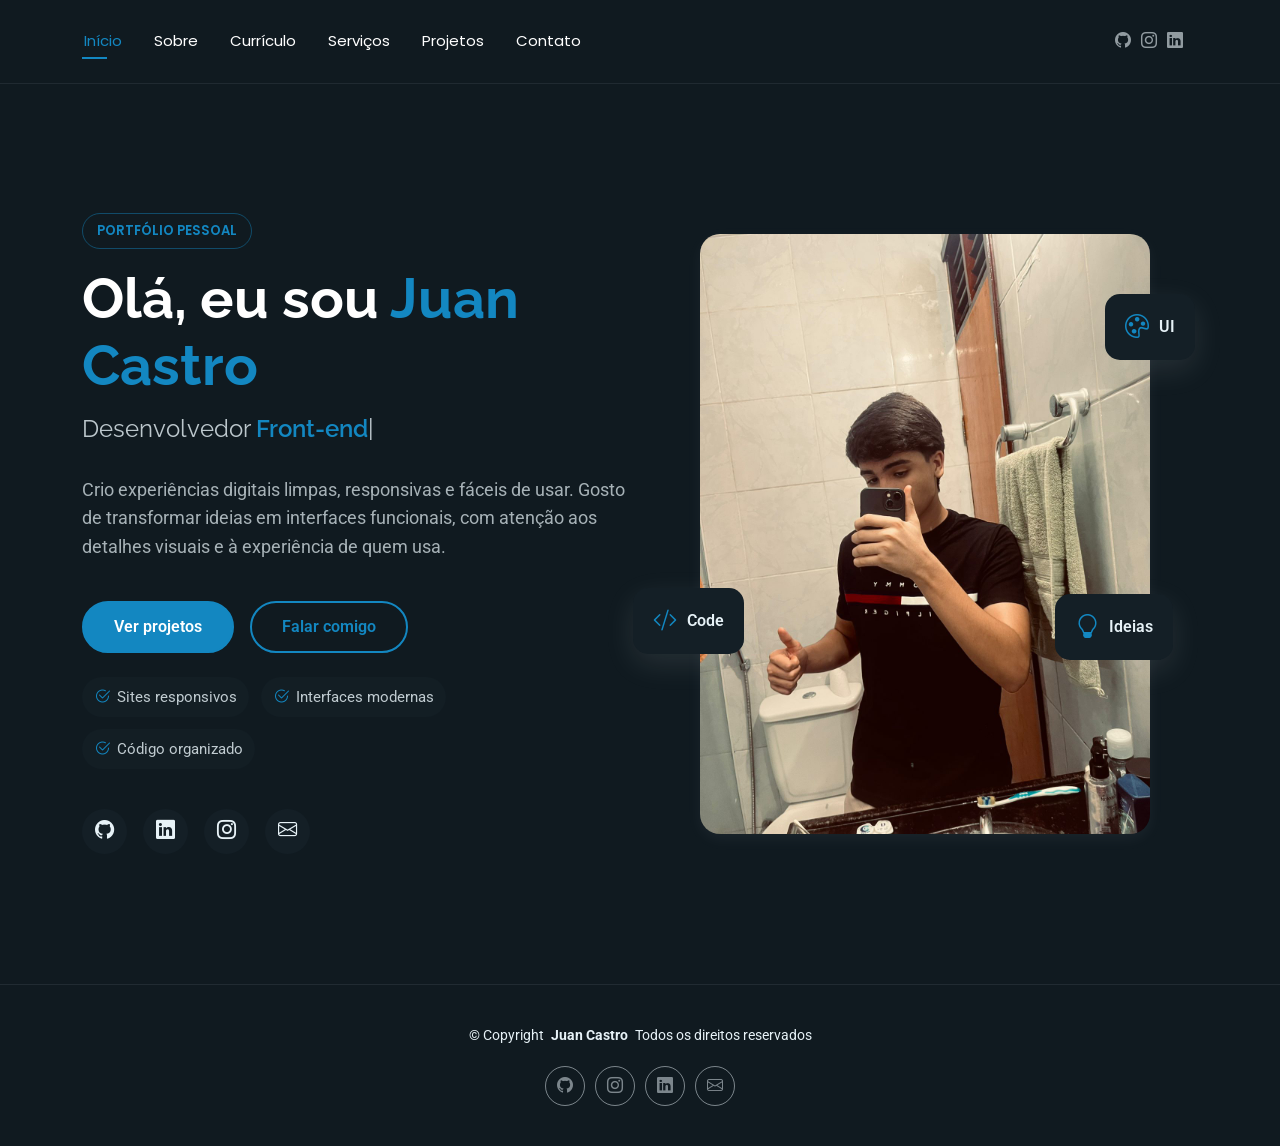
<file: index.html>
<!DOCTYPE html>
<html lang="pt-BR">

<head>
  <meta charset="utf-8">
  <meta content="width=device-width, initial-scale=1.0" name="viewport">
  <title>Juan Castro | Portf&oacute;lio</title>
  <meta name="description" content="Portf&oacute;lio de Juan Castro, desenvolvedor focado em interfaces modernas, responsivas e bem acabadas.">
  <meta name="keywords" content="portf&oacute;lio, desenvolvedor web, front-end, UI, UX, projetos">

  <!-- Favicons -->
  <link href="assets/img/favicon.png" rel="icon">
  <link href="assets/img/apple-touch-icon.png" rel="apple-touch-icon">

  <!-- Fonts -->
  <link href="https://fonts.googleapis.com" rel="preconnect">
  <link href="https://fonts.gstatic.com" rel="preconnect" crossorigin>
  <link href="https://fonts.googleapis.com/css2?family=Roboto:ital,wght@0,100;0,300;0,400;0,500;0,700;0,900;1,100;1,300;1,400;1,500;1,700;1,900&family=Poppins:ital,wght@0,100;0,200;0,300;0,400;0,500;0,600;0,700;0,800;0,900;1,100;1,200;1,300;1,400;1,500;1,600;1,700;1,800;1,900&family=Raleway:ital,wght@0,100;0,200;0,300;0,400;0,500;0,600;0,700;0,800;0,900;1,100;1,200;1,300;1,400;1,500;1,600;1,700;1,800;1,900&display=swap" rel="stylesheet">

  <!-- Vendor CSS Files -->
  <link href="assets/vendor/bootstrap/css/bootstrap.min.css" rel="stylesheet">
  <link href="assets/vendor/bootstrap-icons/bootstrap-icons.css" rel="stylesheet">
  <link href="assets/vendor/aos/aos.css" rel="stylesheet">
  <link href="assets/vendor/swiper/swiper-bundle.min.css" rel="stylesheet">
  <link href="assets/vendor/glightbox/css/glightbox.min.css" rel="stylesheet">

  <!-- Main CSS File -->
  <link href="assets/css/main.css" rel="stylesheet">

  <!-- =======================================================
  * Template Name: FolioOne
  * Template URL: https://bootstrapmade.com/folioone-bootstrap-portfolio-website-template/
  * Updated: Aug 23 2025 with Bootstrap v5.3.7
  * Author: BootstrapMade.com
  * License: https://bootstrapmade.com/license/
  ======================================================== -->
</head>

<body class="index-page">

  <header id="header" class="header d-flex align-items-center light-background sticky-top">
    <div class="container position-relative d-flex align-items-center justify-content-between">

      <!-- <a href="index.html" class="logo d-flex align-items-center me-auto me-xl-0">
      <img src="assets/img/logo.webp" alt="">
      <h1 class="sitename">FolioOne</h1> 
    </a> -->

      <nav id="navmenu" class="navmenu">
        <ul>
          <li><a href="index.html" class="active">In&iacute;cio</a></li>
          <li><a href="about.html">Sobre</a></li>
          <li><a href="resume.html">Curr&iacute;culo</a></li>
          <li><a href="services.html">Servi&ccedil;os</a></li>
          <li><a href="portfolio.html">Projetos</a></li>
          <li><a href="contact.html">Contato</a></li>
        </ul>
        <i class="mobile-nav-toggle d-xl-none bi bi-list"></i>
      </nav>

      <div class="header-social-links">
        <a href="https://github.com/JuanCastroVieira" class="github" aria-label="GitHub"><i class="bi bi-github"></i></a>
        <a href="https://www.instagram.com/juanvierac/?utm_source=ig_web_button_share_sheet" class="instagram" aria-label="Instagram"><i class="bi bi-instagram"></i></a>
        <a href="#" class="linkedin" aria-label="LinkedIn"><i class="bi bi-linkedin"></i></a>
      </div>

    </div>
  </header>

  <main class="main">

    <!-- Hero Section -->
    <section id="hero" class="hero section">

      <div class="container" data-aos="fade-up" data-aos-delay="100">

        <div class="row gy-4 align-items-center">
          <div class="col-lg-6 order-2 order-lg-1">
            <div class="hero-content">
              <span class="hero-eyebrow" data-aos="fade-up" data-aos-delay="150">Portf&oacute;lio pessoal</span>
              <h1 data-aos="fade-up" data-aos-delay="200">Ol&aacute;, eu sou <span class="highlight">Juan Castro</span></h1>
              <h2 data-aos="fade-up" data-aos-delay="300">Desenvolvedor <span class="typed" data-typed-items="Front-end, Web, UI/UX, Criativo"></span></h2>
              <p data-aos="fade-up" data-aos-delay="400">Crio experi&ecirc;ncias digitais limpas, responsivas e f&aacute;ceis de usar. Gosto de transformar ideias em interfaces funcionais, com aten&ccedil;&atilde;o aos detalhes visuais e &agrave; experi&ecirc;ncia de quem usa.</p>
              <div class="hero-actions" data-aos="fade-up" data-aos-delay="500">
                <a href="portfolio.html" class="btn btn-primary">Ver projetos</a>
                <a href="contact.html" class="btn btn-outline">Falar comigo</a>
              </div>
              <div class="hero-highlights" data-aos="fade-up" data-aos-delay="550">
                <span><i class="bi bi-check2-circle"></i> Sites responsivos</span>
                <span><i class="bi bi-check2-circle"></i> Interfaces modernas</span>
                <span><i class="bi bi-check2-circle"></i> C&oacute;digo organizado</span>
              </div>
              <div class="social-links" data-aos="fade-up" data-aos-delay="600">
                <a href="https://github.com/JuanCastroVieira" aria-label="GitHub"><i class="bi bi-github"></i></a>
                <a href="#" aria-label="LinkedIn"><i class="bi bi-linkedin"></i></a>
                <a href="https://www.instagram.com/juanvierac/?utm_source=ig_web_button_share_sheet" aria-label="Instagram"><i class="bi bi-instagram"></i></a>
                <a href="mailto:crj7756@gmail.com" aria-label="E-mail"><i class="bi bi-envelope"></i></a>
              </div>
            </div>
          </div>
          <div class="col-lg-6 order-1 order-lg-2">
            <div class="hero-image" data-aos="zoom-in" data-aos-delay="300">
              <div class="image-wrapper">
                <img src="assets/img/profile/profile-square-11.png" alt="Foto de perfil de Juan Castro" class="img-fluid">
                <div class="floating-elements">
                  <div class="floating-card design" data-aos="fade-left" data-aos-delay="700">
                    <i class="bi bi-palette"></i>
                    <span>UI</span>
                  </div>
                  <div class="floating-card code" data-aos="fade-right" data-aos-delay="800">
                    <i class="bi bi-code-slash"></i>
                    <span>Code</span>
                  </div>
                  <div class="floating-card creativity" data-aos="fade-up" data-aos-delay="900">
                    <i class="bi bi-lightbulb"></i>
                    <span>Ideias</span>
                  </div>
                </div>
              </div>
            </div>
          </div>
        </div>

      </div>

    </section><!-- /Hero Section -->

  </main>

  <footer id="footer" class="footer">

    <div class="container">
      <div class="copyright text-center ">
        <p>&copy; <span>Copyright</span> <strong class="px-1 sitename">Juan Castro</strong> <span>Todos os direitos reservados<br></span></p>
      </div>
      <div class="social-links d-flex justify-content-center">
        <a href="https://github.com/JuanCastroVieira" aria-label="GitHub"><i class="bi bi-github"></i></a>
        <a href="https://www.instagram.com/juanvierac/?utm_source=ig_web_button_share_sheet" aria-label="Instagram"><i class="bi bi-instagram"></i></a>
        <a href="#" aria-label="LinkedIn"><i class="bi bi-linkedin"></i></a>
        <a href="mailto:crj7756@gmail.com" aria-label="E-mail"><i class="bi bi-envelope"></i></a>
      </div>
    </div>

  </footer>

  <!-- Scroll Top -->
  <a href="#" id="scroll-top" class="scroll-top d-flex align-items-center justify-content-center"><i class="bi bi-arrow-up-short"></i></a>

  <!-- Preloader -->
  <div id="preloader"></div>

  <!-- Vendor JS Files -->
  <script src="assets/vendor/bootstrap/js/bootstrap.bundle.min.js"></script>
  <script src="assets/vendor/php-email-form/validate.js"></script>
  <script src="assets/vendor/aos/aos.js"></script>
  <script src="assets/vendor/typed.js/typed.umd.js"></script>
  <script src="assets/vendor/waypoints/noframework.waypoints.js"></script>
  <script src="assets/vendor/purecounter/purecounter_vanilla.js"></script>
  <script src="assets/vendor/swiper/swiper-bundle.min.js"></script>
  <script src="assets/vendor/imagesloaded/imagesloaded.pkgd.min.js"></script>
  <script src="assets/vendor/isotope-layout/isotope.pkgd.min.js"></script>
  <script src="assets/vendor/glightbox/js/glightbox.min.js"></script>

  <!-- Main JS File -->
  <script src="assets/js/main.js"></script>

</body>

</html>
</file>
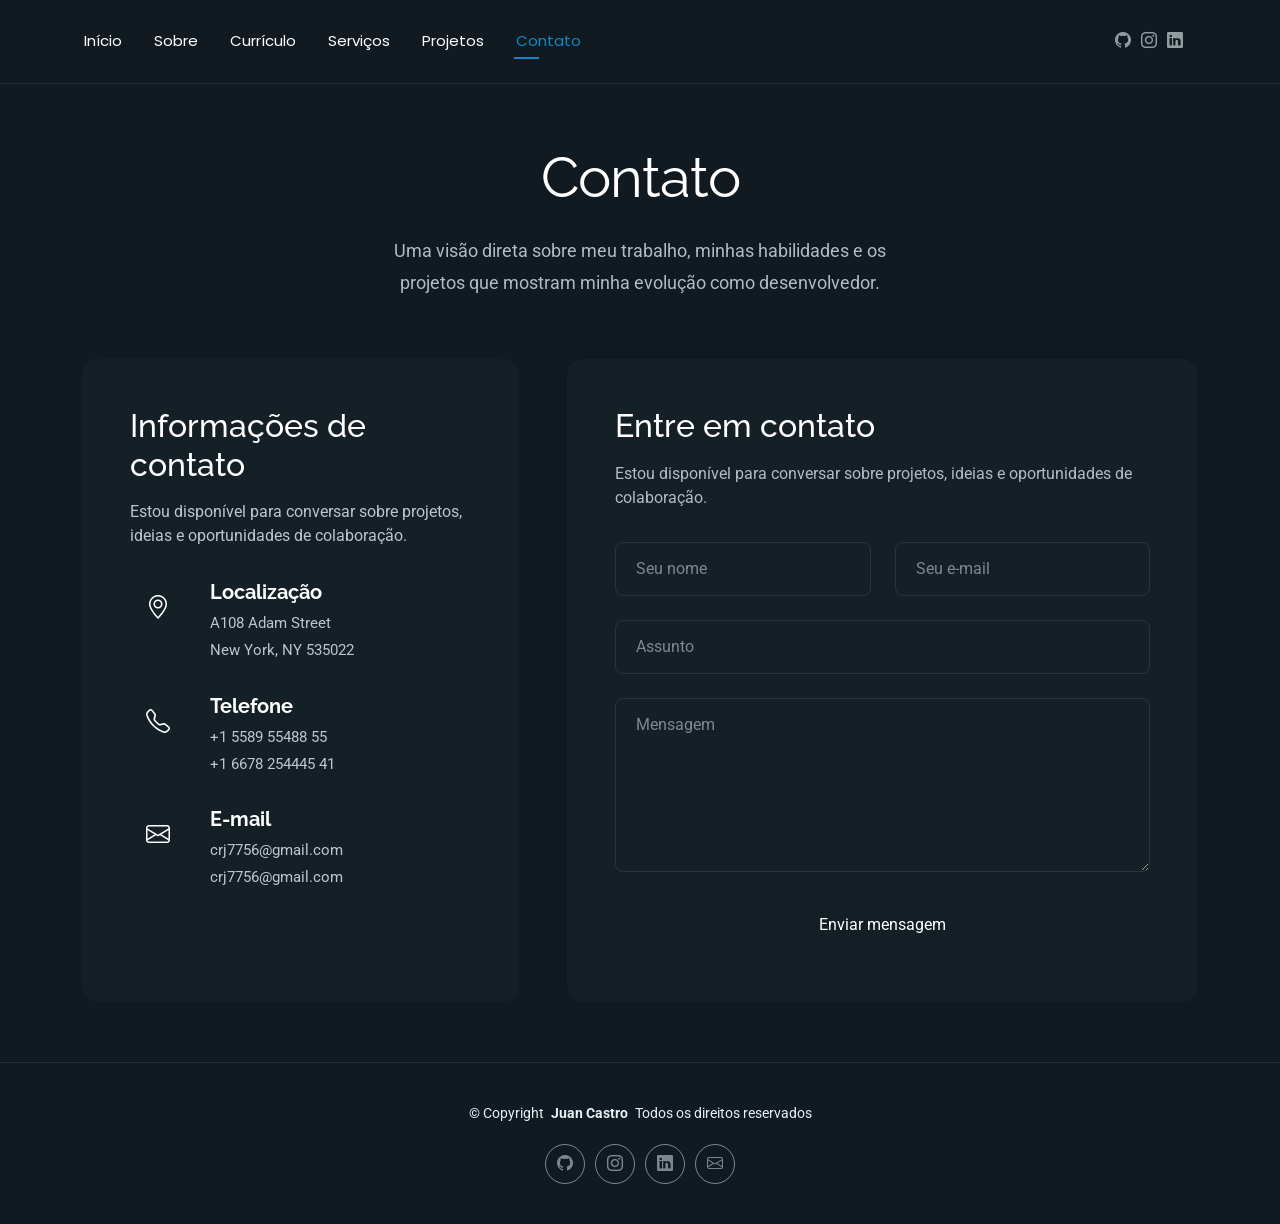
<file: contact.html>
<!DOCTYPE html>
<html lang="pt-BR">

<head>
  <meta charset="utf-8">
  <meta content="width=device-width, initial-scale=1.0" name="viewport">
  <title>Contato | Juan Castro</title>
  <meta name="description" content="">
  <meta name="keywords" content="">

  <!-- Favicons -->
  <link href="assets/img/favicon.png" rel="icon">
  <link href="assets/img/apple-touch-icon.png" rel="apple-touch-icon">

  <!-- Fonts -->
  <link href="https://fonts.googleapis.com" rel="preconnect">
  <link href="https://fonts.gstatic.com" rel="preconnect" crossorigin>
  <link href="https://fonts.googleapis.com/css2?family=Roboto:ital,wght@0,100;0,300;0,400;0,500;0,700;0,900;1,100;1,300;1,400;1,500;1,700;1,900&family=Poppins:ital,wght@0,100;0,200;0,300;0,400;0,500;0,600;0,700;0,800;0,900;1,100;1,200;1,300;1,400;1,500;1,600;1,700;1,800;1,900&family=Raleway:ital,wght@0,100;0,200;0,300;0,400;0,500;0,600;0,700;0,800;0,900;1,100;1,200;1,300;1,400;1,500;1,600;1,700;1,800;1,900&display=swap" rel="stylesheet">

  <!-- Vendor CSS Files -->
  <link href="assets/vendor/bootstrap/css/bootstrap.min.css" rel="stylesheet">
  <link href="assets/vendor/bootstrap-icons/bootstrap-icons.css" rel="stylesheet">
  <link href="assets/vendor/aos/aos.css" rel="stylesheet">
  <link href="assets/vendor/swiper/swiper-bundle.min.css" rel="stylesheet">
  <link href="assets/vendor/glightbox/css/glightbox.min.css" rel="stylesheet">

  <!-- Main CSS File -->
  <link href="assets/css/main.css" rel="stylesheet">

  <!-- =======================================================
  * Template Name: FolioOne
  * Template URL: https://bootstrapmade.com/folioone-bootstrap-portfolio-website-template/
  * Updated: Aug 23 2025 with Bootstrap v5.3.7
  * Author: BootstrapMade.com
  * License: https://bootstrapmade.com/license/
  ======================================================== -->
</head>

<body class="contact-page">

  <header id="header" class="header d-flex align-items-center light-background sticky-top">
    <div class="container position-relative d-flex align-items-center justify-content-between">

      <!-- <a href="index.html" class="logo d-flex align-items-center me-auto me-xl-0">
      <img src="assets/img/logo.webp" alt="">
      <h1 class="sitename">FolioOne</h1> 
    </a> -->

      <nav id="navmenu" class="navmenu">
        <ul>
          <li><a href="index.html">In&iacute;cio</a></li>
          <li><a href="about.html">Sobre</a></li>
          <li><a href="resume.html">Curr&iacute;culo</a></li>
          <li><a href="services.html">Servi&ccedil;os</a></li>
          <li><a href="portfolio.html">Projetos</a></li>
          <li><a href="contact.html" class="active">Contato</a></li>
        </ul>
        <i class="mobile-nav-toggle d-xl-none bi bi-list"></i>
      </nav>

      <div class="header-social-links">
        <a href="https://github.com/JuanCastroVieira" class="github" aria-label="GitHub"><i class="bi bi-github"></i></a>
        <a href="https://www.instagram.com/juanvierac/?utm_source=ig_web_button_share_sheet" class="instagram" aria-label="Instagram"><i class="bi bi-instagram"></i></a>
        <a href="#" class="linkedin" aria-label="LinkedIn"><i class="bi bi-linkedin"></i></a>
      </div>

    </div>
  </header>

  <main class="main">

    <!-- Contact Section -->
    <section id="contact" class="contact section">

      <!-- Section Title -->
      <div class="container section-title" data-aos="fade-up">
        <h2>Contato</h2>
        <p>Uma vis&atilde;o direta sobre meu trabalho, minhas habilidades e os projetos que mostram minha evolu&ccedil;&atilde;o como desenvolvedor.</p>
      </div><!-- End Section Title -->

      <div class="container" data-aos="fade-up" data-aos-delay="100">

        <div class="row g-4 g-lg-5">
          <div class="col-lg-5">
            <div class="info-box" data-aos="fade-up" data-aos-delay="200">
              <h3>Informa&ccedil;&otilde;es de contato</h3>
              <p>Estou dispon&iacute;vel para conversar sobre projetos, ideias e oportunidades de colabora&ccedil;&atilde;o.</p>

              <div class="info-item" data-aos="fade-up" data-aos-delay="300">
                <div class="icon-box">
                  <i class="bi bi-geo-alt"></i>
                </div>
                <div class="content">
                  <h4>Localiza&ccedil;&atilde;o</h4>
                  <p>A108 Adam Street</p>
                  <p>New York, NY 535022</p>
                </div>
              </div>

              <div class="info-item" data-aos="fade-up" data-aos-delay="400">
                <div class="icon-box">
                  <i class="bi bi-telephone"></i>
                </div>
                <div class="content">
                  <h4>Telefone</h4>
                  <p>+1 5589 55488 55</p>
                  <p>+1 6678 254445 41</p>
                </div>
              </div>

              <div class="info-item" data-aos="fade-up" data-aos-delay="500">
                <div class="icon-box">
                  <i class="bi bi-envelope"></i>
                </div>
                <div class="content">
                  <h4>E-mail</h4>
                  <p>crj7756@gmail.com</p>
                  <p>crj7756@gmail.com</p>
                </div>
              </div>
            </div>
          </div>

          <div class="col-lg-7">
            <div class="contact-form" data-aos="fade-up" data-aos-delay="300">
              <h3>Entre em contato</h3>
              <p>Estou dispon&iacute;vel para conversar sobre projetos, ideias e oportunidades de colabora&ccedil;&atilde;o.</p>

              <form action="forms/contact.php" method="post" class="php-email-form" data-aos="fade-up" data-aos-delay="200">
                <div class="row gy-4">

                  <div class="col-md-6">
                    <input type="text" name="name" class="form-control" placeholder="Seu nome" required="">
                  </div>

                  <div class="col-md-6 ">
                    <input type="email" class="form-control" name="email" placeholder="Seu e-mail" required="">
                  </div>

                  <div class="col-12">
                    <input type="text" class="form-control" name="subject" placeholder="Assunto" required="">
                  </div>

                  <div class="col-12">
                    <textarea class="form-control" name="message" rows="6" placeholder="Mensagem" required=""></textarea>
                  </div>

                  <div class="col-12 text-center">
                    <div class="loading">Carregando</div>
                    <div class="error-message"></div>
                    <div class="sent-message">Sua mensagem foi enviada. Obrigado!</div>

                    <button type="submit" class="btn">Enviar mensagem</button>
                  </div>

                </div>
              </form>

            </div>
          </div>

        </div>

      </div>

    </section><!-- /Contact Section -->

  </main>

  <footer id="footer" class="footer">

    <div class="container">
      <div class="copyright text-center ">
        <p>&copy; <span>Copyright</span> <strong class="px-1 sitename">Juan Castro</strong> <span>Todos os direitos reservados<br></span></p>
      </div>
      <div class="social-links d-flex justify-content-center">
        <a href="https://github.com/JuanCastroVieira" aria-label="GitHub"><i class="bi bi-github"></i></a>
        <a href="https://www.instagram.com/juanvierac/?utm_source=ig_web_button_share_sheet" aria-label="Instagram"><i class="bi bi-instagram"></i></a>
        <a href="#" aria-label="LinkedIn"><i class="bi bi-linkedin"></i></a>
        <a href="mailto:crj7756@gmail.com" aria-label="E-mail"><i class="bi bi-envelope"></i></a>
      </div>
    </div>

  </footer>

  <!-- Scroll Top -->
  <a href="#" id="scroll-top" class="scroll-top d-flex align-items-center justify-content-center"><i class="bi bi-arrow-up-short"></i></a>

  <!-- Preloader -->
  <div id="preloader"></div>

  <!-- Vendor JS Files -->
  <script src="assets/vendor/bootstrap/js/bootstrap.bundle.min.js"></script>
  <script src="assets/vendor/php-email-form/validate.js"></script>
  <script src="assets/vendor/aos/aos.js"></script>
  <script src="assets/vendor/typed.js/typed.umd.js"></script>
  <script src="assets/vendor/waypoints/noframework.waypoints.js"></script>
  <script src="assets/vendor/purecounter/purecounter_vanilla.js"></script>
  <script src="assets/vendor/swiper/swiper-bundle.min.js"></script>
  <script src="assets/vendor/imagesloaded/imagesloaded.pkgd.min.js"></script>
  <script src="assets/vendor/isotope-layout/isotope.pkgd.min.js"></script>
  <script src="assets/vendor/glightbox/js/glightbox.min.js"></script>

  <!-- Main JS File -->
  <script src="assets/js/main.js"></script>

</body>

</html>
</file>
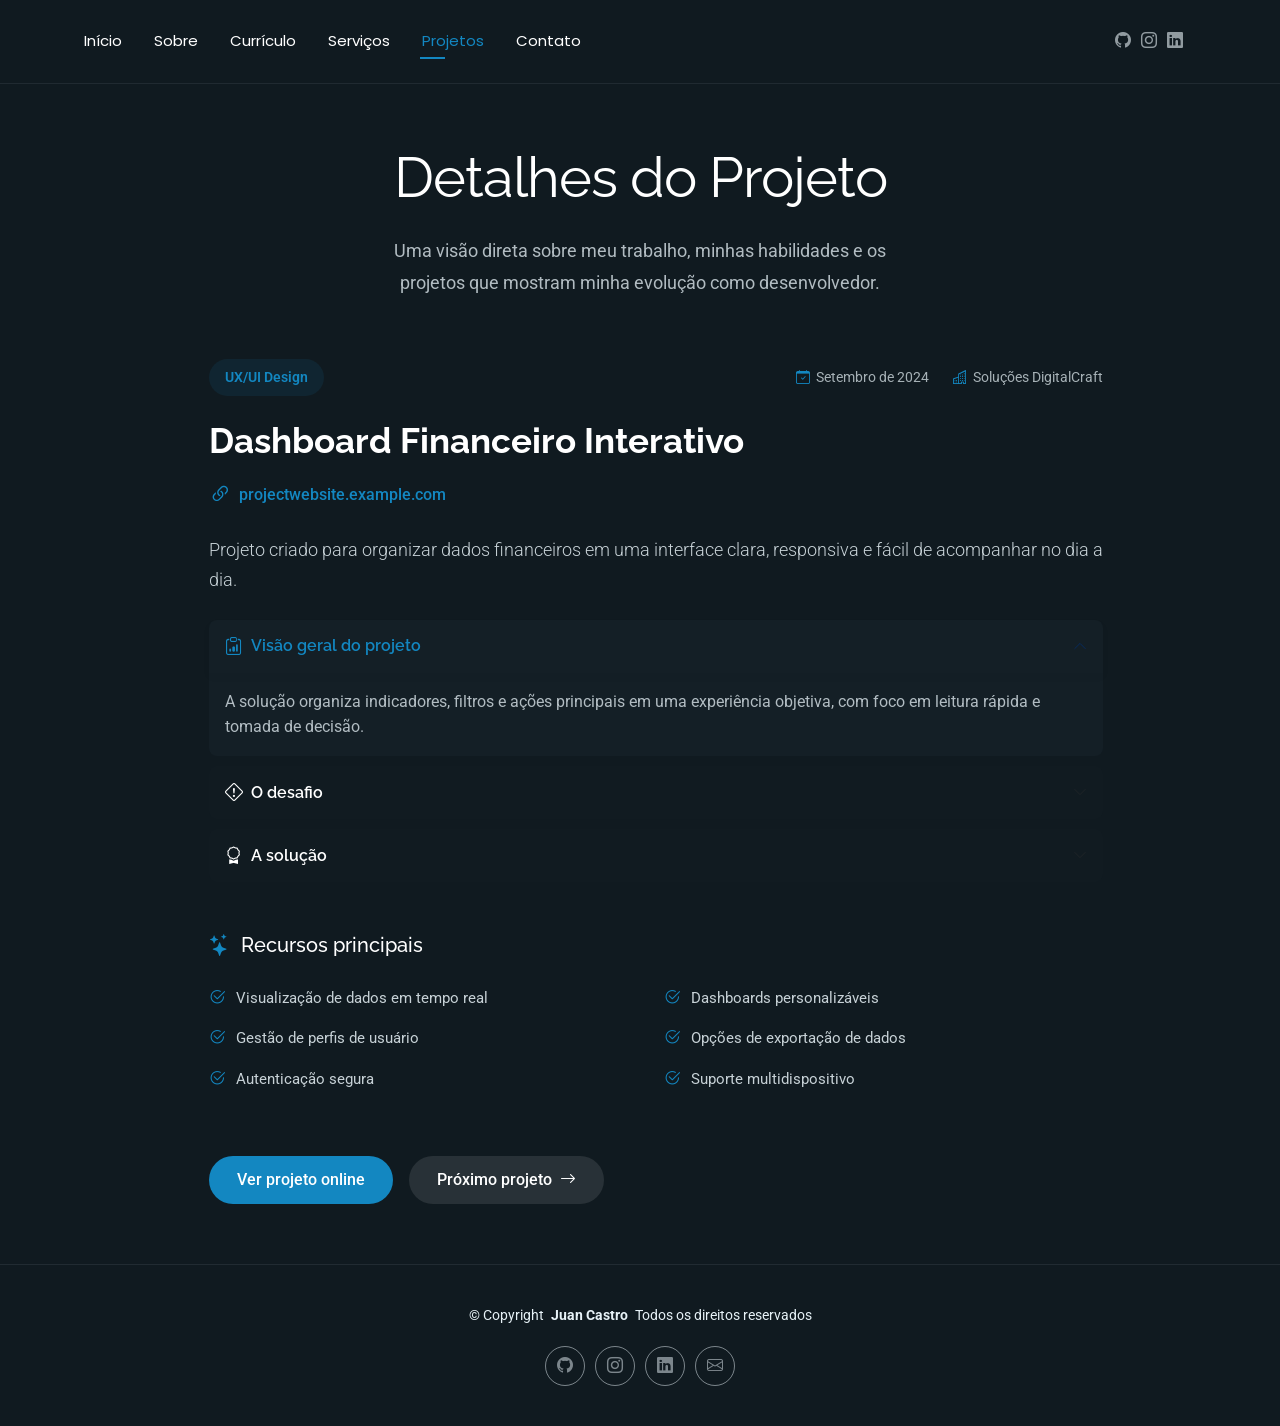
<file: portfolio-details.html>
<!DOCTYPE html>
<html lang="pt-BR">

<head>
  <meta charset="utf-8">
  <meta content="width=device-width, initial-scale=1.0" name="viewport">
  <title>Detalhes do Projeto | Juan Castro</title>
  <meta name="description" content="">
  <meta name="keywords" content="">

  <!-- Favicons -->
  <link href="assets/img/favicon.png" rel="icon">
  <link href="assets/img/apple-touch-icon.png" rel="apple-touch-icon">

  <!-- Fonts -->
  <link href="https://fonts.googleapis.com" rel="preconnect">
  <link href="https://fonts.gstatic.com" rel="preconnect" crossorigin>
  <link href="https://fonts.googleapis.com/css2?family=Roboto:ital,wght@0,100;0,300;0,400;0,500;0,700;0,900;1,100;1,300;1,400;1,500;1,700;1,900&family=Poppins:ital,wght@0,100;0,200;0,300;0,400;0,500;0,600;0,700;0,800;0,900;1,100;1,200;1,300;1,400;1,500;1,600;1,700;1,800;1,900&family=Raleway:ital,wght@0,100;0,200;0,300;0,400;0,500;0,600;0,700;0,800;0,900;1,100;1,200;1,300;1,400;1,500;1,600;1,700;1,800;1,900&display=swap" rel="stylesheet">

  <!-- Vendor CSS Files -->
  <link href="assets/vendor/bootstrap/css/bootstrap.min.css" rel="stylesheet">
  <link href="assets/vendor/bootstrap-icons/bootstrap-icons.css" rel="stylesheet">
  <link href="assets/vendor/aos/aos.css" rel="stylesheet">
  <link href="assets/vendor/swiper/swiper-bundle.min.css" rel="stylesheet">
  <link href="assets/vendor/glightbox/css/glightbox.min.css" rel="stylesheet">

  <!-- Main CSS File -->
  <link href="assets/css/main.css" rel="stylesheet">

  <!-- =======================================================
  * Template Name: FolioOne
  * Template URL: https://bootstrapmade.com/folioone-bootstrap-portfolio-website-template/
  * Updated: Aug 23 2025 with Bootstrap v5.3.7
  * Author: BootstrapMade.com
  * License: https://bootstrapmade.com/license/
  ======================================================== -->
</head>

<body class="portfolio-details-page">

  <header id="header" class="header d-flex align-items-center light-background sticky-top">
    <div class="container position-relative d-flex align-items-center justify-content-between">

      <!-- <a href="index.html" class="logo d-flex align-items-center me-auto me-xl-0">
      <img src="assets/img/logo.webp" alt="">
      <h1 class="sitename">FolioOne</h1> 
    </a> -->

      <nav id="navmenu" class="navmenu">
        <ul>
          <li><a href="index.html">In&iacute;cio</a></li>
          <li><a href="about.html">Sobre</a></li>
          <li><a href="resume.html">Curr&iacute;culo</a></li>
          <li><a href="services.html">Servi&ccedil;os</a></li>
          <li><a href="portfolio.html" class="active">Projetos</a></li>
          <li><a href="contact.html">Contato</a></li>
        </ul>
        <i class="mobile-nav-toggle d-xl-none bi bi-list"></i>
      </nav>

      <div class="header-social-links">
        <a href="https://github.com/JuanCastroVieira" class="github" aria-label="GitHub"><i class="bi bi-github"></i></a>
        <a href="https://www.instagram.com/juanvierac/?utm_source=ig_web_button_share_sheet" class="instagram" aria-label="Instagram"><i class="bi bi-instagram"></i></a>
        <a href="#" class="linkedin" aria-label="LinkedIn"><i class="bi bi-linkedin"></i></a>
      </div>

    </div>
  </header>

  <main class="main">

    <!-- Portfolio Details Section -->
    <section id="portfolio-details" class="portfolio-details section">

      <!-- Section Title -->
      <div class="container section-title" data-aos="fade-up">
        <h2>Detalhes do Projeto</h2>
        <p>Uma vis&atilde;o direta sobre meu trabalho, minhas habilidades e os projetos que mostram minha evolu&ccedil;&atilde;o como desenvolvedor.</p>
      </div><!-- End Section Title -->

      <div class="container" data-aos="fade-up" data-aos-delay="100">

        <div class="row gy-4">
<div class="col-lg-10 mx-auto" data-aos="fade-left">
            <div class="portfolio-details-content">
              <div class="project-meta">
                <div class="badge-wrapper">
                  <span class="project-badge">UX/UI Design</span>
                </div>
                <div class="date-client">
                  <div class="meta-item">
                    <i class="bi bi-calendar-check"></i>
                    <span>Setembro de 2024</span>
                  </div>
                  <div class="meta-item">
                    <i class="bi bi-buildings"></i>
                    <span>Solu&ccedil;&otilde;es DigitalCraft</span>
                  </div>
                </div>
              </div>

              <h2 class="project-title">Dashboard Financeiro Interativo</h2>

              <div class="project-website">
                <i class="bi bi-link-45deg"></i>
                <a href="#" target="_blank">projectwebsite.example.com</a>
              </div>

              <div class="project-overview">
                <p class="lead">
                  Projeto criado para organizar dados financeiros em uma interface clara, responsiva e f&aacute;cil de acompanhar no dia a dia.
                </p>

                <div class="accordion project-accordion" id="portfolio-details-projectAccordion">
                  <div class="accordion-item" data-aos="fade-up">
                    <h2 class="accordion-header">
                      <button class="accordion-button" type="button" data-bs-toggle="collapse" data-bs-target="#portfolio-details-collapse-1" aria-expanded="true" aria-controls="collapseOne">
                        <i class="bi bi-clipboard-data me-2"></i> Vis&atilde;o geral do projeto
                      </button>
                    </h2>
                    <div id="portfolio-details-collapse-1" class="accordion-collapse collapse show" data-bs-parent="#portfolio-details-projectAccordion">
                      <div class="accordion-body">
                        <p>A solu&ccedil;&atilde;o organiza indicadores, filtros e a&ccedil;&otilde;es principais em uma experi&ecirc;ncia objetiva, com foco em leitura r&aacute;pida e tomada de decis&atilde;o.</p>
                      </div>
                    </div>
                  </div>

                  <div class="accordion-item" data-aos="fade-up" data-aos-delay="100">
                    <h2 class="accordion-header">
                      <button class="accordion-button collapsed" type="button" data-bs-toggle="collapse" data-bs-target="#portfolio-details-collapse-2" aria-expanded="false" aria-controls="collapseTwo">
                        <i class="bi bi-exclamation-diamond me-2"></i> O desafio
                      </button>
                    </h2>
                    <div id="portfolio-details-collapse-2" class="accordion-collapse collapse" data-bs-parent="#portfolio-details-projectAccordion">
                      <div class="accordion-body">
                        <p>O desafio era transformar informa&ccedil;&otilde;es complexas em telas simples, mantendo consist&ecirc;ncia visual e acesso r&aacute;pido aos dados mais importantes.</p>
                      </div>
                    </div>
                  </div>

                  <div class="accordion-item" data-aos="fade-up" data-aos-delay="200">
                    <h2 class="accordion-header">
                      <button class="accordion-button collapsed" type="button" data-bs-toggle="collapse" data-bs-target="#portfolio-details-collapse-3" aria-expanded="false" aria-controls="collapseThree">
                        <i class="bi bi-award me-2"></i> A solu&ccedil;&atilde;o
                      </button>
                    </h2>
                    <div id="portfolio-details-collapse-3" class="accordion-collapse collapse" data-bs-parent="#portfolio-details-projectAccordion">
                      <div class="accordion-body">
                        <p>A solu&ccedil;&atilde;o combina componentes reutiliz&aacute;veis, estados claros e uma arquitetura preparada para evoluir com novas funcionalidades.</p>
                      </div>
                    </div>
                  </div>
                </div>
              </div>

              <div class="project-features" data-aos="fade-up" data-aos-delay="300">
                <h3><i class="bi bi-stars"></i> Recursos principais</h3>
                <div class="row g-3">
                  <div class="col-md-6">
                    <ul class="feature-list">
                      <li><i class="bi bi-check2-circle"></i> Visualiza&ccedil;&atilde;o de dados em tempo real</li>
                      <li><i class="bi bi-check2-circle"></i> Gest&atilde;o de perfis de usu&aacute;rio</li>
                      <li><i class="bi bi-check2-circle"></i> Autentica&ccedil;&atilde;o segura</li>
                    </ul>
                  </div>
                  <div class="col-md-6">
                    <ul class="feature-list">
                      <li><i class="bi bi-check2-circle"></i> Dashboards personaliz&aacute;veis</li>
                      <li><i class="bi bi-check2-circle"></i> Op&ccedil;&otilde;es de exporta&ccedil;&atilde;o de dados</li>
                      <li><i class="bi bi-check2-circle"></i> Suporte multidispositivo</li>
                    </ul>
                  </div>
                </div>
              </div>

              <div class="cta-buttons" data-aos="fade-up" data-aos-delay="400">
                <a href="#" class="btn-view-project">Ver projeto online</a>
                <a href="#" class="btn-next-project">Pr&oacute;ximo projeto <i class="bi bi-arrow-right"></i></a>
              </div>
            </div>
          </div>
        </div>

      </div>

    </section><!-- /Portfolio Details Section -->

  </main>

  <footer id="footer" class="footer">

    <div class="container">
      <div class="copyright text-center ">
        <p>&copy; <span>Copyright</span> <strong class="px-1 sitename">Juan Castro</strong> <span>Todos os direitos reservados<br></span></p>
      </div>
      <div class="social-links d-flex justify-content-center">
        <a href="https://github.com/JuanCastroVieira" aria-label="GitHub"><i class="bi bi-github"></i></a>
        <a href="https://www.instagram.com/juanvierac/?utm_source=ig_web_button_share_sheet" aria-label="Instagram"><i class="bi bi-instagram"></i></a>
        <a href="#" aria-label="LinkedIn"><i class="bi bi-linkedin"></i></a>
        <a href="mailto:crj7756@gmail.com" aria-label="E-mail"><i class="bi bi-envelope"></i></a>
      </div>
    </div>

  </footer>

  <!-- Scroll Top -->
  <a href="#" id="scroll-top" class="scroll-top d-flex align-items-center justify-content-center"><i class="bi bi-arrow-up-short"></i></a>

  <!-- Preloader -->
  <div id="preloader"></div>

  <!-- Vendor JS Files -->
  <script src="assets/vendor/bootstrap/js/bootstrap.bundle.min.js"></script>
  <script src="assets/vendor/php-email-form/validate.js"></script>
  <script src="assets/vendor/aos/aos.js"></script>
  <script src="assets/vendor/typed.js/typed.umd.js"></script>
  <script src="assets/vendor/waypoints/noframework.waypoints.js"></script>
  <script src="assets/vendor/purecounter/purecounter_vanilla.js"></script>
  <script src="assets/vendor/swiper/swiper-bundle.min.js"></script>
  <script src="assets/vendor/imagesloaded/imagesloaded.pkgd.min.js"></script>
  <script src="assets/vendor/isotope-layout/isotope.pkgd.min.js"></script>
  <script src="assets/vendor/glightbox/js/glightbox.min.js"></script>

  <!-- Main JS File -->
  <script src="assets/js/main.js"></script>

</body>

</html>
</file>
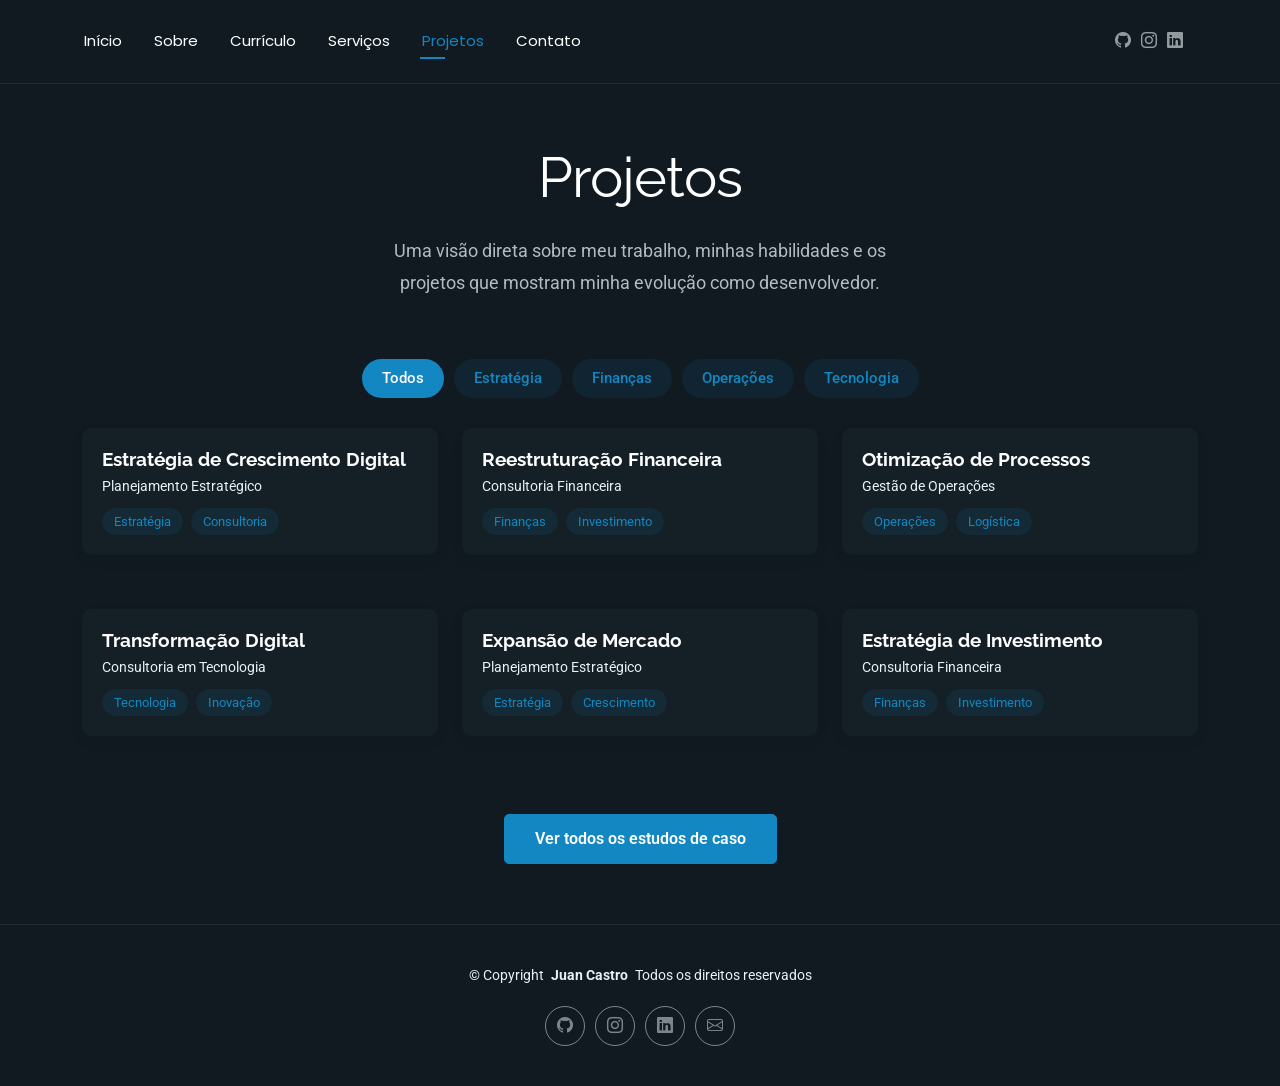
<file: portfolio.html>
<!DOCTYPE html>
<html lang="pt-BR">

<head>
  <meta charset="utf-8">
  <meta content="width=device-width, initial-scale=1.0" name="viewport">
  <title>Projetos | Juan Castro</title>
  <meta name="description" content="">
  <meta name="keywords" content="">

  <!-- Favicons -->
  <link href="assets/img/favicon.png" rel="icon">
  <link href="assets/img/apple-touch-icon.png" rel="apple-touch-icon">

  <!-- Fonts -->
  <link href="https://fonts.googleapis.com" rel="preconnect">
  <link href="https://fonts.gstatic.com" rel="preconnect" crossorigin>
  <link href="https://fonts.googleapis.com/css2?family=Roboto:ital,wght@0,100;0,300;0,400;0,500;0,700;0,900;1,100;1,300;1,400;1,500;1,700;1,900&family=Poppins:ital,wght@0,100;0,200;0,300;0,400;0,500;0,600;0,700;0,800;0,900;1,100;1,200;1,300;1,400;1,500;1,600;1,700;1,800;1,900&family=Raleway:ital,wght@0,100;0,200;0,300;0,400;0,500;0,600;0,700;0,800;0,900;1,100;1,200;1,300;1,400;1,500;1,600;1,700;1,800;1,900&display=swap" rel="stylesheet">

  <!-- Vendor CSS Files -->
  <link href="assets/vendor/bootstrap/css/bootstrap.min.css" rel="stylesheet">
  <link href="assets/vendor/bootstrap-icons/bootstrap-icons.css" rel="stylesheet">
  <link href="assets/vendor/aos/aos.css" rel="stylesheet">
  <link href="assets/vendor/swiper/swiper-bundle.min.css" rel="stylesheet">
  <link href="assets/vendor/glightbox/css/glightbox.min.css" rel="stylesheet">

  <!-- Main CSS File -->
  <link href="assets/css/main.css" rel="stylesheet">

  <!-- =======================================================
  * Template Name: FolioOne
  * Template URL: https://bootstrapmade.com/folioone-bootstrap-portfolio-website-template/
  * Updated: Aug 23 2025 with Bootstrap v5.3.7
  * Author: BootstrapMade.com
  * License: https://bootstrapmade.com/license/
  ======================================================== -->
</head>

<body class="portfolio-page">

  <header id="header" class="header d-flex align-items-center light-background sticky-top">
    <div class="container position-relative d-flex align-items-center justify-content-between">

      <!-- <a href="index.html" class="logo d-flex align-items-center me-auto me-xl-0">
      <img src="assets/img/logo.webp" alt="">
      <h1 class="sitename">FolioOne</h1> 
    </a> -->

      <nav id="navmenu" class="navmenu">
        <ul>
          <li><a href="index.html">In&iacute;cio</a></li>
          <li><a href="about.html">Sobre</a></li>
          <li><a href="resume.html">Curr&iacute;culo</a></li>
          <li><a href="services.html">Servi&ccedil;os</a></li>
          <li><a href="portfolio.html" class="active">Projetos</a></li>
          <li><a href="contact.html">Contato</a></li>
        </ul>
        <i class="mobile-nav-toggle d-xl-none bi bi-list"></i>
      </nav>

      <div class="header-social-links">
        <a href="https://github.com/JuanCastroVieira" class="github" aria-label="GitHub"><i class="bi bi-github"></i></a>
        <a href="https://www.instagram.com/juanvierac/?utm_source=ig_web_button_share_sheet" class="instagram" aria-label="Instagram"><i class="bi bi-instagram"></i></a>
        <a href="#" class="linkedin" aria-label="LinkedIn"><i class="bi bi-linkedin"></i></a>
      </div>

    </div>
  </header>

  <main class="main">

    <!-- Portfolio Section -->
    <section id="portfolio" class="portfolio section">

      <!-- Section Title -->
      <div class="container section-title" data-aos="fade-up">
        <h2>Projetos</h2>
        <p>Uma vis&atilde;o direta sobre meu trabalho, minhas habilidades e os projetos que mostram minha evolu&ccedil;&atilde;o como desenvolvedor.</p>
      </div><!-- End Section Title -->

      <div class="container" data-aos="fade-up" data-aos-delay="100">

        <div class="isotope-layout" data-default-filter="*" data-layout="masonry" data-sort="original-order">
          <ul class="portfolio-filters isotope-filters" data-aos="fade-up" data-aos-delay="200">
            <li data-filter="*" class="filter-active">Todos</li>
            <li data-filter=".filter-strategy">Estrat&eacute;gia</li>
            <li data-filter=".filter-finance">Finan&ccedil;as</li>
            <li data-filter=".filter-operations">Opera&ccedil;&otilde;es</li>
            <li data-filter=".filter-technology">Tecnologia</li>
          </ul><!-- End Portfolio Filters -->

          <div class="row gy-4 isotope-container" data-aos="fade-up" data-aos-delay="300">
            <div class="col-lg-4 col-md-6 portfolio-item isotope-item filter-strategy">
              <div class="portfolio-card">
                <div class="portfolio-info">
                  <h4>Estrat&eacute;gia de Crescimento Digital</h4>
                  <p>Planejamento Estrat&eacute;gico</p>
                  <div class="portfolio-tags">
                    <span>Estrat&eacute;gia</span>
                    <span>Consultoria</span>
                  </div>
                </div>
              </div>
            </div>

            <div class="col-lg-4 col-md-6 portfolio-item isotope-item filter-finance">
              <div class="portfolio-card">
                <div class="portfolio-info">
                  <h4>Reestrutura&ccedil;&atilde;o Financeira</h4>
                  <p>Consultoria Financeira</p>
                  <div class="portfolio-tags">
                    <span>Finan&ccedil;as</span>
                    <span>Investimento</span>
                  </div>
                </div>
              </div>
            </div>

            <div class="col-lg-4 col-md-6 portfolio-item isotope-item filter-operations">
              <div class="portfolio-card">
                <div class="portfolio-info">
                  <h4>Otimiza&ccedil;&atilde;o de Processos</h4>
                  <p>Gest&atilde;o de Opera&ccedil;&otilde;es</p>
                  <div class="portfolio-tags">
                    <span>Opera&ccedil;&otilde;es</span>
                    <span>Log&iacute;stica</span>
                  </div>
                </div>
              </div>
            </div>

            <div class="col-lg-4 col-md-6 portfolio-item isotope-item filter-technology">
              <div class="portfolio-card">
                <div class="portfolio-info">
                  <h4>Transforma&ccedil;&atilde;o Digital</h4>
                  <p>Consultoria em Tecnologia</p>
                  <div class="portfolio-tags">
                    <span>Tecnologia</span>
                    <span>Inova&ccedil;&atilde;o</span>
                  </div>
                </div>
              </div>
            </div>

            <div class="col-lg-4 col-md-6 portfolio-item isotope-item filter-strategy">
              <div class="portfolio-card">
                <div class="portfolio-info">
                  <h4>Expans&atilde;o de Mercado</h4>
                  <p>Planejamento Estrat&eacute;gico</p>
                  <div class="portfolio-tags">
                    <span>Estrat&eacute;gia</span>
                    <span>Crescimento</span>
                  </div>
                </div>
              </div>
            </div>

            <div class="col-lg-4 col-md-6 portfolio-item isotope-item filter-finance">
              <div class="portfolio-card">
                <div class="portfolio-info">
                  <h4>Estrat&eacute;gia de Investimento</h4>
                  <p>Consultoria Financeira</p>
                  <div class="portfolio-tags">
                    <span>Finan&ccedil;as</span>
                    <span>Investimento</span>
                  </div>
                </div>
              </div>
            </div>
          </div><!-- Fim do cont&ecirc;iner de projetos -->

        </div>

        <div class="text-center mt-5" data-aos="fade-up" data-aos-delay="400">
          <a href="#portfolio" class="btn btn-primary">Ver todos os estudos de caso</a>
        </div>

      </div>

    </section><!-- /Portfolio Section -->

  </main>

  <footer id="footer" class="footer">

    <div class="container">
      <div class="copyright text-center ">
        <p>&copy; <span>Copyright</span> <strong class="px-1 sitename">Juan Castro</strong> <span>Todos os direitos reservados<br></span></p>
      </div>
      <div class="social-links d-flex justify-content-center">
        <a href="https://github.com/JuanCastroVieira" aria-label="GitHub"><i class="bi bi-github"></i></a>
        <a href="https://www.instagram.com/juanvierac/?utm_source=ig_web_button_share_sheet" aria-label="Instagram"><i class="bi bi-instagram"></i></a>
        <a href="#" aria-label="LinkedIn"><i class="bi bi-linkedin"></i></a>
        <a href="mailto:crj7756@gmail.com" aria-label="E-mail"><i class="bi bi-envelope"></i></a>
      </div>
    </div>

  </footer>

  <!-- Scroll Top -->
  <a href="#" id="scroll-top" class="scroll-top d-flex align-items-center justify-content-center"><i class="bi bi-arrow-up-short"></i></a>

  <!-- Preloader -->
  <div id="preloader"></div>

  <!-- Vendor JS Files -->
  <script src="assets/vendor/bootstrap/js/bootstrap.bundle.min.js"></script>
  <script src="assets/vendor/php-email-form/validate.js"></script>
  <script src="assets/vendor/aos/aos.js"></script>
  <script src="assets/vendor/typed.js/typed.umd.js"></script>
  <script src="assets/vendor/waypoints/noframework.waypoints.js"></script>
  <script src="assets/vendor/purecounter/purecounter_vanilla.js"></script>
  <script src="assets/vendor/swiper/swiper-bundle.min.js"></script>
  <script src="assets/vendor/imagesloaded/imagesloaded.pkgd.min.js"></script>
  <script src="assets/vendor/isotope-layout/isotope.pkgd.min.js"></script>
  <script src="assets/vendor/glightbox/js/glightbox.min.js"></script>

  <!-- Main JS File -->
  <script src="assets/js/main.js"></script>

</body>

</html>
</file>
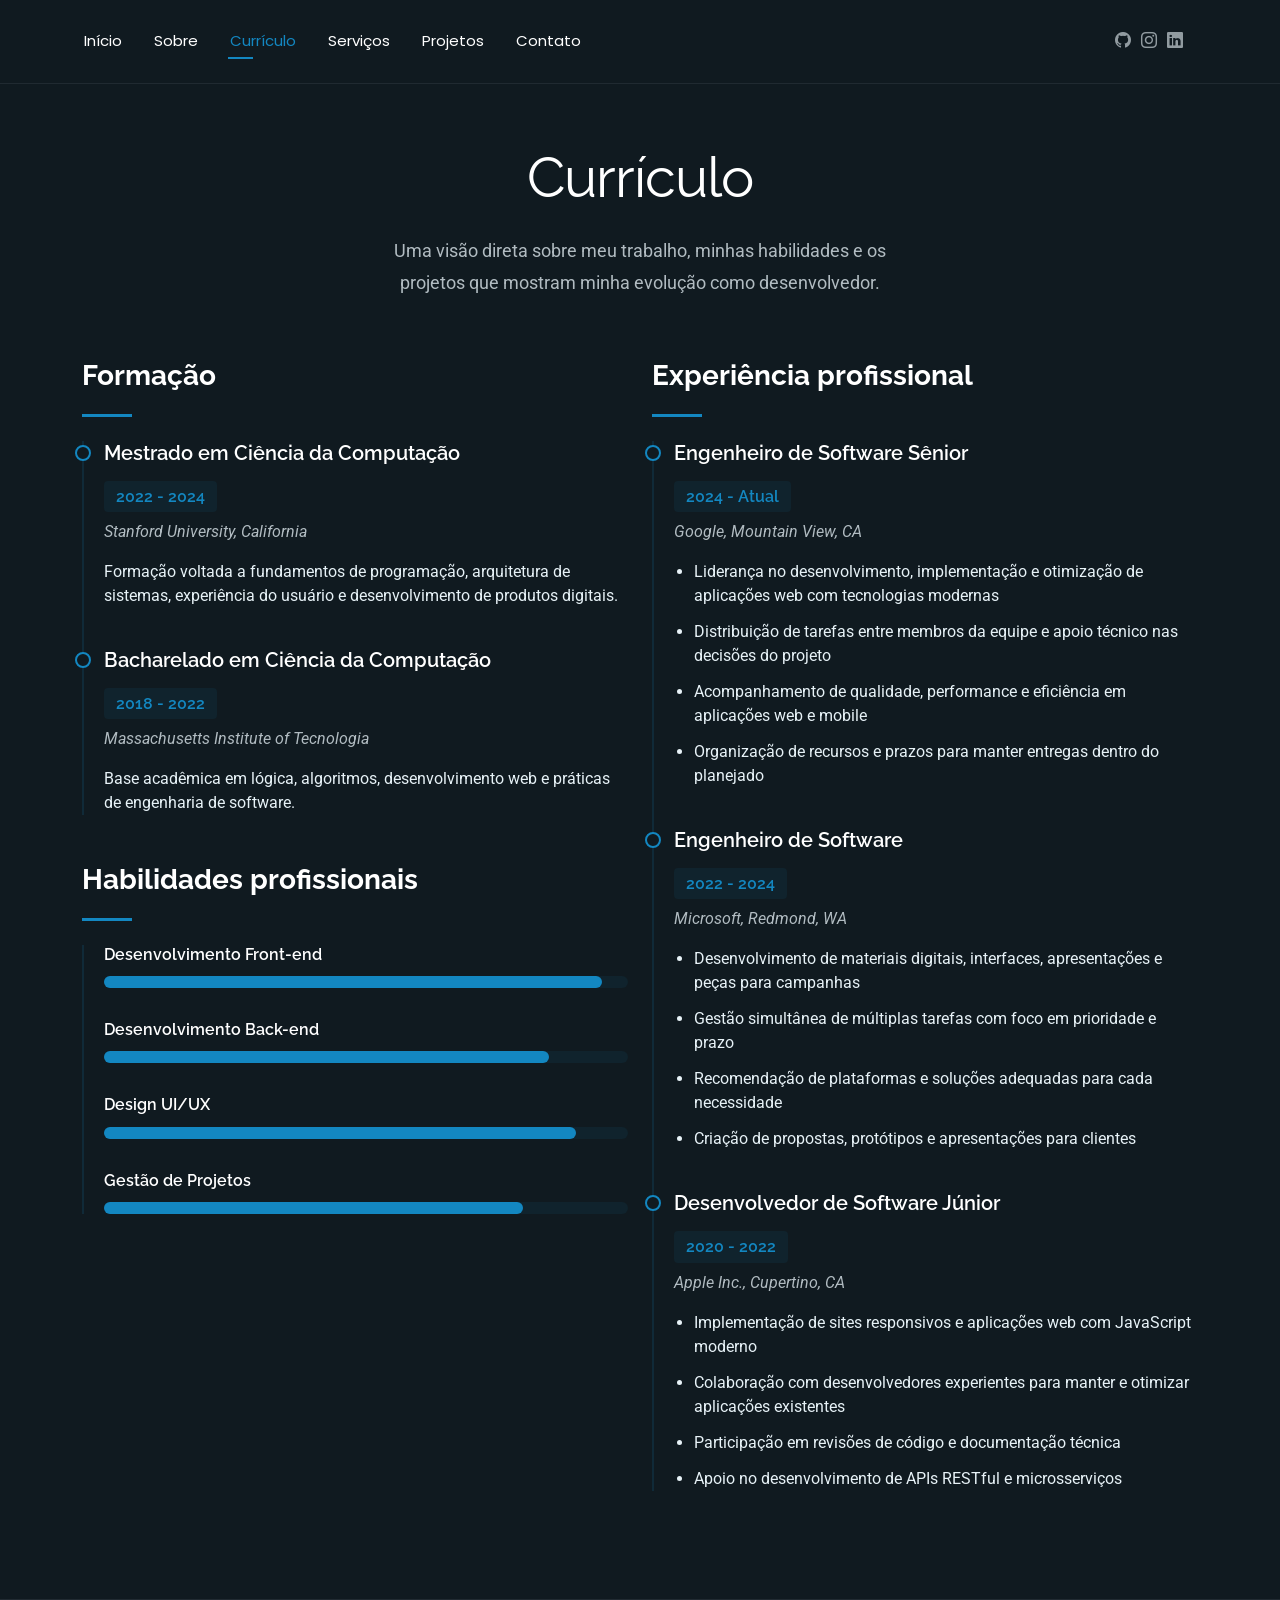
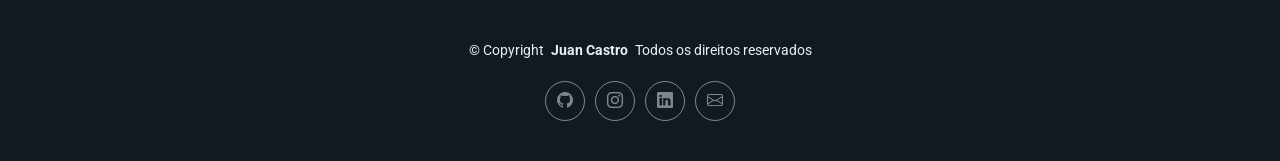
<file: resume.html>
<!DOCTYPE html>
<html lang="pt-BR">

<head>
  <meta charset="utf-8">
  <meta content="width=device-width, initial-scale=1.0" name="viewport">
  <title>Curr&iacute;culo | Juan Castro</title>
  <meta name="description" content="">
  <meta name="keywords" content="">

  <!-- Favicons -->
  <link href="assets/img/favicon.png" rel="icon">
  <link href="assets/img/apple-touch-icon.png" rel="apple-touch-icon">

  <!-- Fonts -->
  <link href="https://fonts.googleapis.com" rel="preconnect">
  <link href="https://fonts.gstatic.com" rel="preconnect" crossorigin>
  <link href="https://fonts.googleapis.com/css2?family=Roboto:ital,wght@0,100;0,300;0,400;0,500;0,700;0,900;1,100;1,300;1,400;1,500;1,700;1,900&family=Poppins:ital,wght@0,100;0,200;0,300;0,400;0,500;0,600;0,700;0,800;0,900;1,100;1,200;1,300;1,400;1,500;1,600;1,700;1,800;1,900&family=Raleway:ital,wght@0,100;0,200;0,300;0,400;0,500;0,600;0,700;0,800;0,900;1,100;1,200;1,300;1,400;1,500;1,600;1,700;1,800;1,900&display=swap" rel="stylesheet">

  <!-- Vendor CSS Files -->
  <link href="assets/vendor/bootstrap/css/bootstrap.min.css" rel="stylesheet">
  <link href="assets/vendor/bootstrap-icons/bootstrap-icons.css" rel="stylesheet">
  <link href="assets/vendor/aos/aos.css" rel="stylesheet">
  <link href="assets/vendor/swiper/swiper-bundle.min.css" rel="stylesheet">
  <link href="assets/vendor/glightbox/css/glightbox.min.css" rel="stylesheet">

  <!-- Main CSS File -->
  <link href="assets/css/main.css" rel="stylesheet">

  <!-- =======================================================
  * Template Name: FolioOne
  * Template URL: https://bootstrapmade.com/folioone-bootstrap-portfolio-website-template/
  * Updated: Aug 23 2025 with Bootstrap v5.3.7
  * Author: BootstrapMade.com
  * License: https://bootstrapmade.com/license/
  ======================================================== -->
</head>

<body class="resume-page">

  <header id="header" class="header d-flex align-items-center light-background sticky-top">
    <div class="container position-relative d-flex align-items-center justify-content-between">

      <!-- <a href="index.html" class="logo d-flex align-items-center me-auto me-xl-0">
      <img src="assets/img/logo.webp" alt="">
      <h1 class="sitename">FolioOne</h1> 
    </a> -->

      <nav id="navmenu" class="navmenu">
        <ul>
          <li><a href="index.html">In&iacute;cio</a></li>
          <li><a href="about.html">Sobre</a></li>
          <li><a href="resume.html" class="active">Curr&iacute;culo</a></li>
          <li><a href="services.html">Servi&ccedil;os</a></li>
          <li><a href="portfolio.html">Projetos</a></li>
          <li><a href="contact.html">Contato</a></li>
        </ul>
        <i class="mobile-nav-toggle d-xl-none bi bi-list"></i>
      </nav>

      <div class="header-social-links">
        <a href="https://github.com/JuanCastroVieira" class="github" aria-label="GitHub"><i class="bi bi-github"></i></a>
        <a href="https://www.instagram.com/juanvierac/?utm_source=ig_web_button_share_sheet" class="instagram" aria-label="Instagram"><i class="bi bi-instagram"></i></a>
        <a href="#" class="linkedin" aria-label="LinkedIn"><i class="bi bi-linkedin"></i></a>
      </div>

    </div>
  </header>

  <main class="main">

    <!-- Resume Section -->
    <section id="resume" class="resume section">

      <!-- Section Title -->
      <div class="container section-title" data-aos="fade-up">
        <h2>Curr&iacute;culo</h2>
        <p>Uma vis&atilde;o direta sobre meu trabalho, minhas habilidades e os projetos que mostram minha evolu&ccedil;&atilde;o como desenvolvedor.</p>
      </div><!-- End Section Title -->

      <div class="container" data-aos="fade-up" data-aos-delay="100">

        <div class="row">
          <div class="col-lg-6">

            <!-- Forma&ccedil;&atilde;o Section -->
            <div class="resume-item" data-aos="fade-up">
              <h3 class="resume-title">Forma&ccedil;&atilde;o</h3>

              <div class="resume-content">
                <article class="education-item">
                  <h4>Mestrado em Ci&ecirc;ncia da Computa&ccedil;&atilde;o</h4>
                  <h5>2022 - 2024</h5>
                  <p class="institution"><em>Stanford University, California</em></p>
                  <p>Forma&ccedil;&atilde;o voltada a fundamentos de programa&ccedil;&atilde;o, arquitetura de sistemas, experi&ecirc;ncia do usu&aacute;rio e desenvolvimento de produtos digitais.</p>
                </article>

                <article class="education-item">
                  <h4>Bacharelado em Ci&ecirc;ncia da Computa&ccedil;&atilde;o</h4>
                  <h5>2018 - 2022</h5>
                  <p class="institution"><em>Massachusetts Institute of Tecnologia</em></p>
                  <p>Base acad&ecirc;mica em l&oacute;gica, algoritmos, desenvolvimento web e pr&aacute;ticas de engenharia de software.</p>
                </article>
              </div>
            </div><!-- End Forma&ccedil;&atilde;o Section -->

            <!-- Habilidades profissionais Section -->
            <div class="resume-item skills-animation" data-aos="fade-up">
              <h3 class="resume-title">Habilidades profissionais</h3>

              <div class="resume-content">
                <div class="skill-item">
                  <h4>Desenvolvimento Front-end</h4>
                  <div class="progress">
                    <div class="progress-bar" role="progressbar" aria-valuenow="95" aria-valuemin="0" aria-valuemax="100"></div>
                  </div>
                </div>

                <div class="skill-item">
                  <h4>Desenvolvimento Back-end</h4>
                  <div class="progress">
                    <div class="progress-bar" role="progressbar" aria-valuenow="85" aria-valuemin="0" aria-valuemax="100"></div>
                  </div>
                </div>

                <div class="skill-item">
                  <h4>Design UI/UX</h4>
                  <div class="progress">
                    <div class="progress-bar" role="progressbar" aria-valuenow="90" aria-valuemin="0" aria-valuemax="100"></div>
                  </div>
                </div>

                <div class="skill-item">
                  <h4>Gest&atilde;o de Projetos</h4>
                  <div class="progress">
                    <div class="progress-bar" role="progressbar" aria-valuenow="80" aria-valuemin="0" aria-valuemax="100"></div>
                  </div>
                </div>
              </div>
            </div><!-- End Habilidades profissionais Section -->
          </div>

          <div class="col-lg-6">
            <!-- Experience Section -->
            <div class="resume-item" data-aos="fade-up" data-aos-delay="100">
              <h3 class="resume-title">Experi&ecirc;ncia profissional</h3>

              <div class="resume-content">
                <article class="experience-item">
                  <h4>Engenheiro de Software S&ecirc;nior</h4>
                  <h5>2024 - Atual</h5>
                  <p class="company"><em>Google, Mountain View, CA</em></p>
                  <ul>
                    <li>Lideran&ccedil;a no desenvolvimento, implementa&ccedil;&atilde;o e otimiza&ccedil;&atilde;o de aplica&ccedil;&otilde;es web com tecnologias modernas</li>
                    <li>Distribui&ccedil;&atilde;o de tarefas entre membros da equipe e apoio t&eacute;cnico nas decis&otilde;es do projeto</li>
                    <li>Acompanhamento de qualidade, performance e efici&ecirc;ncia em aplica&ccedil;&otilde;es web e mobile</li>
                    <li>Organiza&ccedil;&atilde;o de recursos e prazos para manter entregas dentro do planejado</li>
                  </ul>
                </article>

                <article class="experience-item">
                  <h4>Engenheiro de Software</h4>
                  <h5>2022 - 2024</h5>
                  <p class="company"><em>Microsoft, Redmond, WA</em></p>
                  <ul>
                    <li>Desenvolvimento de materiais digitais, interfaces, apresenta&ccedil;&otilde;es e pe&ccedil;as para campanhas</li>
                    <li>Gest&atilde;o simult&acirc;nea de m&uacute;ltiplas tarefas com foco em prioridade e prazo</li>
                    <li>Recomenda&ccedil;&atilde;o de plataformas e solu&ccedil;&otilde;es adequadas para cada necessidade</li>
                    <li>Cria&ccedil;&atilde;o de propostas, prot&oacute;tipos e apresenta&ccedil;&otilde;es para clientes</li>
                  </ul>
                </article>

                <article class="experience-item">
                  <h4>Desenvolvedor de Software J&uacute;nior</h4>
                  <h5>2020 - 2022</h5>
                  <p class="company"><em>Apple Inc., Cupertino, CA</em></p>
                  <ul>
                    <li>Implementa&ccedil;&atilde;o de sites responsivos e aplica&ccedil;&otilde;es web com JavaScript moderno</li>
                    <li>Colabora&ccedil;&atilde;o com desenvolvedores experientes para manter e otimizar aplica&ccedil;&otilde;es existentes</li>
                    <li>Participa&ccedil;&atilde;o em revis&otilde;es de c&oacute;digo e documenta&ccedil;&atilde;o t&eacute;cnica</li>
                    <li>Apoio no desenvolvimento de APIs RESTful e microsservi&ccedil;os</li>
                  </ul>
                </article>
              </div>
            </div><!-- End Experience Section -->
          </div>
        </div>

      </div>

    </section><!-- /Resume Section -->

  </main>

  <footer id="footer" class="footer">

    <div class="container">
      <div class="copyright text-center ">
        <p>&copy; <span>Copyright</span> <strong class="px-1 sitename">Juan Castro</strong> <span>Todos os direitos reservados<br></span></p>
      </div>
      <div class="social-links d-flex justify-content-center">
        <a href="https://github.com/JuanCastroVieira" aria-label="GitHub"><i class="bi bi-github"></i></a>
        <a href="https://www.instagram.com/juanvierac/?utm_source=ig_web_button_share_sheet" aria-label="Instagram"><i class="bi bi-instagram"></i></a>
        <a href="#" aria-label="LinkedIn"><i class="bi bi-linkedin"></i></a>
        <a href="mailto:crj7756@gmail.com" aria-label="E-mail"><i class="bi bi-envelope"></i></a>
      </div>
    </div>

  </footer>

  <!-- Scroll Top -->
  <a href="#" id="scroll-top" class="scroll-top d-flex align-items-center justify-content-center"><i class="bi bi-arrow-up-short"></i></a>

  <!-- Preloader -->
  <div id="preloader"></div>

  <!-- Vendor JS Files -->
  <script src="assets/vendor/bootstrap/js/bootstrap.bundle.min.js"></script>
  <script src="assets/vendor/php-email-form/validate.js"></script>
  <script src="assets/vendor/aos/aos.js"></script>
  <script src="assets/vendor/typed.js/typed.umd.js"></script>
  <script src="assets/vendor/waypoints/noframework.waypoints.js"></script>
  <script src="assets/vendor/purecounter/purecounter_vanilla.js"></script>
  <script src="assets/vendor/swiper/swiper-bundle.min.js"></script>
  <script src="assets/vendor/imagesloaded/imagesloaded.pkgd.min.js"></script>
  <script src="assets/vendor/isotope-layout/isotope.pkgd.min.js"></script>
  <script src="assets/vendor/glightbox/js/glightbox.min.js"></script>

  <!-- Main JS File -->
  <script src="assets/js/main.js"></script>

</body>

</html>
</file>
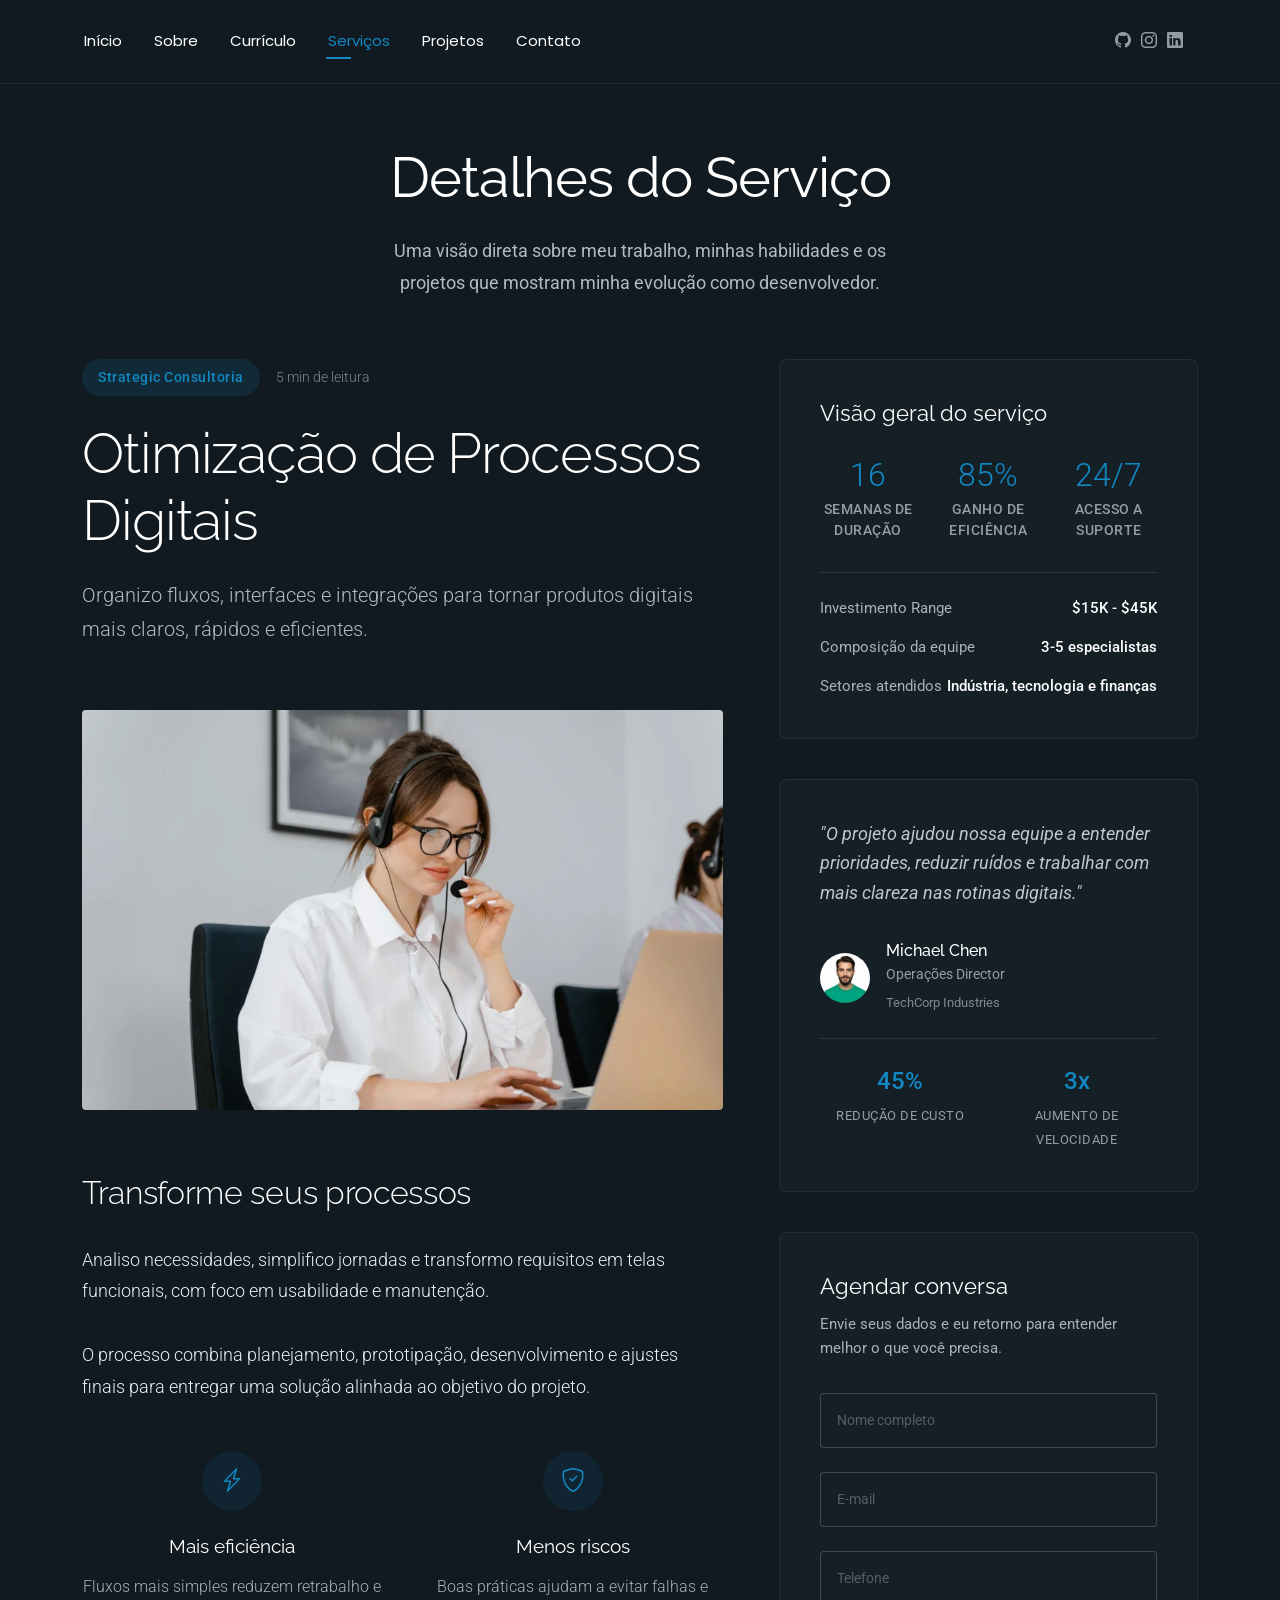
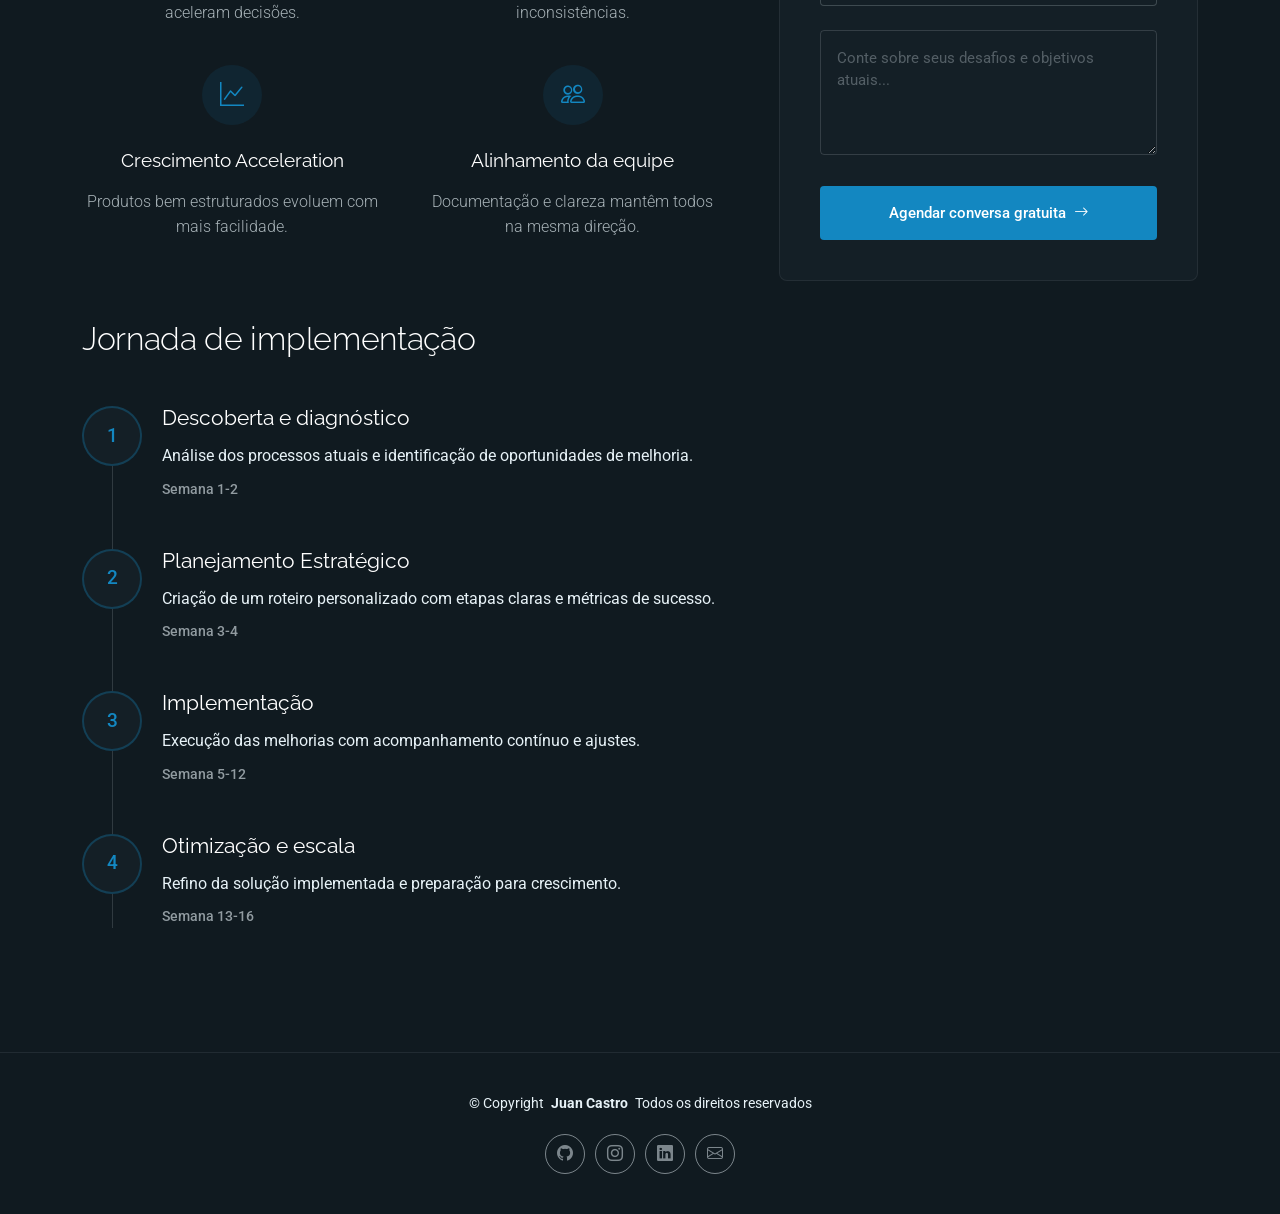
<file: service-details.html>
<!DOCTYPE html>
<html lang="pt-BR">

<head>
  <meta charset="utf-8">
  <meta content="width=device-width, initial-scale=1.0" name="viewport">
  <title>Detalhes do Servi&ccedil;o | Juan Castro</title>
  <meta name="description" content="">
  <meta name="keywords" content="">

  <!-- Favicons -->
  <link href="assets/img/favicon.png" rel="icon">
  <link href="assets/img/apple-touch-icon.png" rel="apple-touch-icon">

  <!-- Fonts -->
  <link href="https://fonts.googleapis.com" rel="preconnect">
  <link href="https://fonts.gstatic.com" rel="preconnect" crossorigin>
  <link href="https://fonts.googleapis.com/css2?family=Roboto:ital,wght@0,100;0,300;0,400;0,500;0,700;0,900;1,100;1,300;1,400;1,500;1,700;1,900&family=Poppins:ital,wght@0,100;0,200;0,300;0,400;0,500;0,600;0,700;0,800;0,900;1,100;1,200;1,300;1,400;1,500;1,600;1,700;1,800;1,900&family=Raleway:ital,wght@0,100;0,200;0,300;0,400;0,500;0,600;0,700;0,800;0,900;1,100;1,200;1,300;1,400;1,500;1,600;1,700;1,800;1,900&display=swap" rel="stylesheet">

  <!-- Vendor CSS Files -->
  <link href="assets/vendor/bootstrap/css/bootstrap.min.css" rel="stylesheet">
  <link href="assets/vendor/bootstrap-icons/bootstrap-icons.css" rel="stylesheet">
  <link href="assets/vendor/aos/aos.css" rel="stylesheet">
  <link href="assets/vendor/swiper/swiper-bundle.min.css" rel="stylesheet">
  <link href="assets/vendor/glightbox/css/glightbox.min.css" rel="stylesheet">

  <!-- Main CSS File -->
  <link href="assets/css/main.css" rel="stylesheet">

  <!-- =======================================================
  * Template Name: FolioOne
  * Template URL: https://bootstrapmade.com/folioone-bootstrap-portfolio-website-template/
  * Updated: Aug 23 2025 with Bootstrap v5.3.7
  * Author: BootstrapMade.com
  * License: https://bootstrapmade.com/license/
  ======================================================== -->
</head>

<body class="service-details-page">

  <header id="header" class="header d-flex align-items-center light-background sticky-top">
    <div class="container position-relative d-flex align-items-center justify-content-between">

      <!-- <a href="index.html" class="logo d-flex align-items-center me-auto me-xl-0">
      <img src="assets/img/logo.webp" alt="">
      <h1 class="sitename">FolioOne</h1> 
    </a> -->

      <nav id="navmenu" class="navmenu">
        <ul>
          <li><a href="index.html">In&iacute;cio</a></li>
          <li><a href="about.html">Sobre</a></li>
          <li><a href="resume.html">Curr&iacute;culo</a></li>
          <li><a href="services.html" class="active">Servi&ccedil;os</a></li>
          <li><a href="portfolio.html">Projetos</a></li>
          <li><a href="contact.html">Contato</a></li>
        </ul>
        <i class="mobile-nav-toggle d-xl-none bi bi-list"></i>
      </nav>

      <div class="header-social-links">
        <a href="https://github.com/JuanCastroVieira" class="github" aria-label="GitHub"><i class="bi bi-github"></i></a>
        <a href="https://www.instagram.com/juanvierac/?utm_source=ig_web_button_share_sheet" class="instagram" aria-label="Instagram"><i class="bi bi-instagram"></i></a>
        <a href="#" class="linkedin" aria-label="LinkedIn"><i class="bi bi-linkedin"></i></a>
      </div>

    </div>
  </header>

  <main class="main">

    <!-- Service Details Section -->
    <section id="service-details" class="service-details section">

      <!-- Section Title -->
      <div class="container section-title" data-aos="fade-up">
        <h2>Detalhes do Servi&ccedil;o</h2>
        <p>Uma vis&atilde;o direta sobre meu trabalho, minhas habilidades e os projetos que mostram minha evolu&ccedil;&atilde;o como desenvolvedor.</p>
      </div><!-- End Section Title -->

      <div class="container" data-aos="fade-up" data-aos-delay="100">

        <div class="row">

          <!-- Main Content Area -->
          <div class="col-lg-7">

            <!-- Hero Service Introduction -->
            <div class="service-hero" data-aos="fade-up" data-aos-delay="100">
              <div class="service-meta">
                <span class="service-category">Strategic Consultoria</span>
                <span class="reading-time">5 min de leitura</span>
              </div>
              <h1>Otimiza&ccedil;&atilde;o de Processos Digitais</h1>
              <p class="service-description">Organizo fluxos, interfaces e integra&ccedil;&otilde;es para tornar produtos digitais mais claros, r&aacute;pidos e eficientes.</p>
            </div>

            <!-- Service Visual -->
            <div class="service-visual" data-aos="zoom-in" data-aos-delay="200">
              <img src="assets/img/services/services-7.webp" alt="Otimiza&ccedil;&atilde;o de Processos Digitais" class="img-fluid">
            </div>

            <!-- Service Content -->
            <div class="service-narrative" data-aos="fade-up" data-aos-delay="300">
              <h3>Transforme seus processos</h3>
              <p>Analiso necessidades, simplifico jornadas e transformo requisitos em telas funcionais, com foco em usabilidade e manuten&ccedil;&atilde;o.</p>

              <p>O processo combina planejamento, prototipa&ccedil;&atilde;o, desenvolvimento e ajustes finais para entregar uma solu&ccedil;&atilde;o alinhada ao objetivo do projeto.</p>

              <!-- Key Benefits Grid -->
              <div class="benefits-grid" data-aos="fade-up" data-aos-delay="400">
                <div class="benefit-card">
                  <div class="benefit-icon">
                    <i class="bi bi-lightning-charge"></i>
                  </div>
                  <h4>Mais efici&ecirc;ncia</h4>
                  <p>Fluxos mais simples reduzem retrabalho e aceleram decis&otilde;es.</p>
                </div>

                <div class="benefit-card">
                  <div class="benefit-icon">
                    <i class="bi bi-shield-check"></i>
                  </div>
                  <h4>Menos riscos</h4>
                  <p>Boas pr&aacute;ticas ajudam a evitar falhas e inconsist&ecirc;ncias.</p>
                </div>

                <div class="benefit-card">
                  <div class="benefit-icon">
                    <i class="bi bi-graph-up"></i>
                  </div>
                  <h4>Crescimento Acceleration</h4>
                  <p>Produtos bem estruturados evoluem com mais facilidade.</p>
                </div>

                <div class="benefit-card">
                  <div class="benefit-icon">
                    <i class="bi bi-people"></i>
                  </div>
                  <h4>Alinhamento da equipe</h4>
                  <p>Documenta&ccedil;&atilde;o e clareza mant&ecirc;m todos na mesma dire&ccedil;&atilde;o.</p>
                </div>
              </div>

            </div>

            <!-- Implementa&ccedil;&atilde;o Timeline -->
            <div class="timeline-section" data-aos="fade-up" data-aos-delay="500">
              <h3>Jornada de implementa&ccedil;&atilde;o</h3>
              <div class="timeline">
                <div class="timeline-item">
                  <div class="timeline-marker">
                    <span>1</span>
                  </div>
                  <div class="timeline-content">
                    <h4>Descoberta e diagn&oacute;stico</h4>
                    <p>An&aacute;lise dos processos atuais e identifica&ccedil;&atilde;o de oportunidades de melhoria.</p>
                    <small>Semana 1-2</small>
                  </div>
                </div>

                <div class="timeline-item">
                  <div class="timeline-marker">
                    <span>2</span>
                  </div>
                  <div class="timeline-content">
                    <h4>Planejamento Estrat&eacute;gico</h4>
                    <p>Cria&ccedil;&atilde;o de um roteiro personalizado com etapas claras e m&eacute;tricas de sucesso.</p>
                    <small>Semana 3-4</small>
                  </div>
                </div>

                <div class="timeline-item">
                  <div class="timeline-marker">
                    <span>3</span>
                  </div>
                  <div class="timeline-content">
                    <h4>Implementa&ccedil;&atilde;o</h4>
                    <p>Execu&ccedil;&atilde;o das melhorias com acompanhamento cont&iacute;nuo e ajustes.</p>
                    <small>Semana 5-12</small>
                  </div>
                </div>

                <div class="timeline-item">
                  <div class="timeline-marker">
                    <span>4</span>
                  </div>
                  <div class="timeline-content">
                    <h4>Otimiza&ccedil;&atilde;o e escala</h4>
                    <p>Refino da solu&ccedil;&atilde;o implementada e prepara&ccedil;&atilde;o para crescimento.</p>
                    <small>Semana 13-16</small>
                  </div>
                </div>
              </div>
            </div>

          </div><!-- End Main Content -->

          <!-- Service Sidebar -->
          <div class="col-lg-5">
            <div class="service-sidebar" data-aos="fade-up" data-aos-delay="200">

              <!-- Vis&atilde;o geral do servi&ccedil;o Card -->
              <div class="overview-card">
                <div class="overview-header">
                  <h4>Vis&atilde;o geral do servi&ccedil;o</h4>
                </div>
                <div class="overview-stats">
                  <div class="stat-item">
                    <div class="stat-number">16</div>
                    <div class="stat-label">Semanas de dura&ccedil;&atilde;o</div>
                  </div>
                  <div class="stat-item">
                    <div class="stat-number">85%</div>
                    <div class="stat-label">Ganho de efici&ecirc;ncia</div>
                  </div>
                  <div class="stat-item">
                    <div class="stat-number">24/7</div>
                    <div class="stat-label">Acesso a suporte</div>
                  </div>
                </div>

                <div class="overview-details">
                  <div class="detail-row">
                    <span class="detail-label">Investimento Range</span>
                    <span class="detail-value">$15K - $45K</span>
                  </div>
                  <div class="detail-row">
                    <span class="detail-label">Composi&ccedil;&atilde;o da equipe</span>
                    <span class="detail-value">3-5 especialistas</span>
                  </div>
                  <div class="detail-row">
                    <span class="detail-label">Setores atendidos</span>
                    <span class="detail-value">Ind&uacute;stria, tecnologia e finan&ccedil;as</span>
                  </div>
                </div>
              </div>

              <!-- Client Success Story -->
              <div class="success-story">
                <div class="story-quote">
                  <p>"O projeto ajudou nossa equipe a entender prioridades, reduzir ru&iacute;dos e trabalhar com mais clareza nas rotinas digitais."</p>
                </div>
                <div class="story-author">
                  <img src="assets/img/person/person-m-8.webp" alt="Michael Chen" class="author-avatar">
                  <div class="author-details">
                    <h5>Michael Chen</h5>
                    <span>Opera&ccedil;&otilde;es Director</span>
                    <small>TechCorp Industries</small>
                  </div>
                </div>
                <div class="story-metrics">
                  <div class="metric">
                    <span class="metric-value">45%</span>
                    <span class="metric-label">Redu&ccedil;&atilde;o de custo</span>
                  </div>
                  <div class="metric">
                    <span class="metric-value">3x</span>
                    <span class="metric-label">Aumento de velocidade</span>
                  </div>
                </div>
              </div>

              <!-- Consultation Form -->
              <div class="consultation-form">
                <div class="form-header">
                  <h4>Agendar conversa</h4>
                  <p>Envie seus dados e eu retorno para entender melhor o que voc&ecirc; precisa.</p>
                </div>

                <form action="forms/consultation.php" method="post" class="php-email-form">
                  <div class="form-group">
                    <input type="text" name="name" class="form-input" placeholder="Nome completo" required="">
                  </div>

                  <div class="form-group">
                    <input type="email" name="email" class="form-input" placeholder="E-mail" required="">
                  </div>

                  <div class="form-group">
                    <input type="tel" name="phone" class="form-input" placeholder="Telefone">
                  </div>

                  <input type="hidden" name="subject" value="Consulta sobre otimiza&ccedil;&atilde;o de processos digitais">

                  <div class="form-group">
                    <textarea name="message" class="form-input" rows="4" placeholder="Conte sobre seus desafios e objetivos atuais..." required=""></textarea>
                  </div>

                  <div class="loading">Carregando</div>
                  <div class="error-message"></div>
                  <div class="sent-message">Sua solicita&ccedil;&atilde;o foi enviada. Obrigado!</div>

                  <button type="submit" class="btn-consultation">
                    <span>Agendar conversa gratuita</span>
                    <i class="bi bi-arrow-right"></i>
                  </button>
                </form>
              </div>

            </div>
          </div><!-- End Sidebar -->

        </div>

      </div>

    </section><!-- /Service Details Section -->

  </main>

  <footer id="footer" class="footer">

    <div class="container">
      <div class="copyright text-center ">
        <p>&copy; <span>Copyright</span> <strong class="px-1 sitename">Juan Castro</strong> <span>Todos os direitos reservados<br></span></p>
      </div>
      <div class="social-links d-flex justify-content-center">
        <a href="https://github.com/JuanCastroVieira" aria-label="GitHub"><i class="bi bi-github"></i></a>
        <a href="https://www.instagram.com/juanvierac/?utm_source=ig_web_button_share_sheet" aria-label="Instagram"><i class="bi bi-instagram"></i></a>
        <a href="#" aria-label="LinkedIn"><i class="bi bi-linkedin"></i></a>
        <a href="mailto:crj7756@gmail.com" aria-label="E-mail"><i class="bi bi-envelope"></i></a>
      </div>
    </div>

  </footer>

  <!-- Scroll Top -->
  <a href="#" id="scroll-top" class="scroll-top d-flex align-items-center justify-content-center"><i class="bi bi-arrow-up-short"></i></a>

  <!-- Preloader -->
  <div id="preloader"></div>

  <!-- Vendor JS Files -->
  <script src="assets/vendor/bootstrap/js/bootstrap.bundle.min.js"></script>
  <script src="assets/vendor/php-email-form/validate.js"></script>
  <script src="assets/vendor/aos/aos.js"></script>
  <script src="assets/vendor/typed.js/typed.umd.js"></script>
  <script src="assets/vendor/waypoints/noframework.waypoints.js"></script>
  <script src="assets/vendor/purecounter/purecounter_vanilla.js"></script>
  <script src="assets/vendor/swiper/swiper-bundle.min.js"></script>
  <script src="assets/vendor/imagesloaded/imagesloaded.pkgd.min.js"></script>
  <script src="assets/vendor/isotope-layout/isotope.pkgd.min.js"></script>
  <script src="assets/vendor/glightbox/js/glightbox.min.js"></script>

  <!-- Main JS File -->
  <script src="assets/js/main.js"></script>

</body>

</html>
</file>
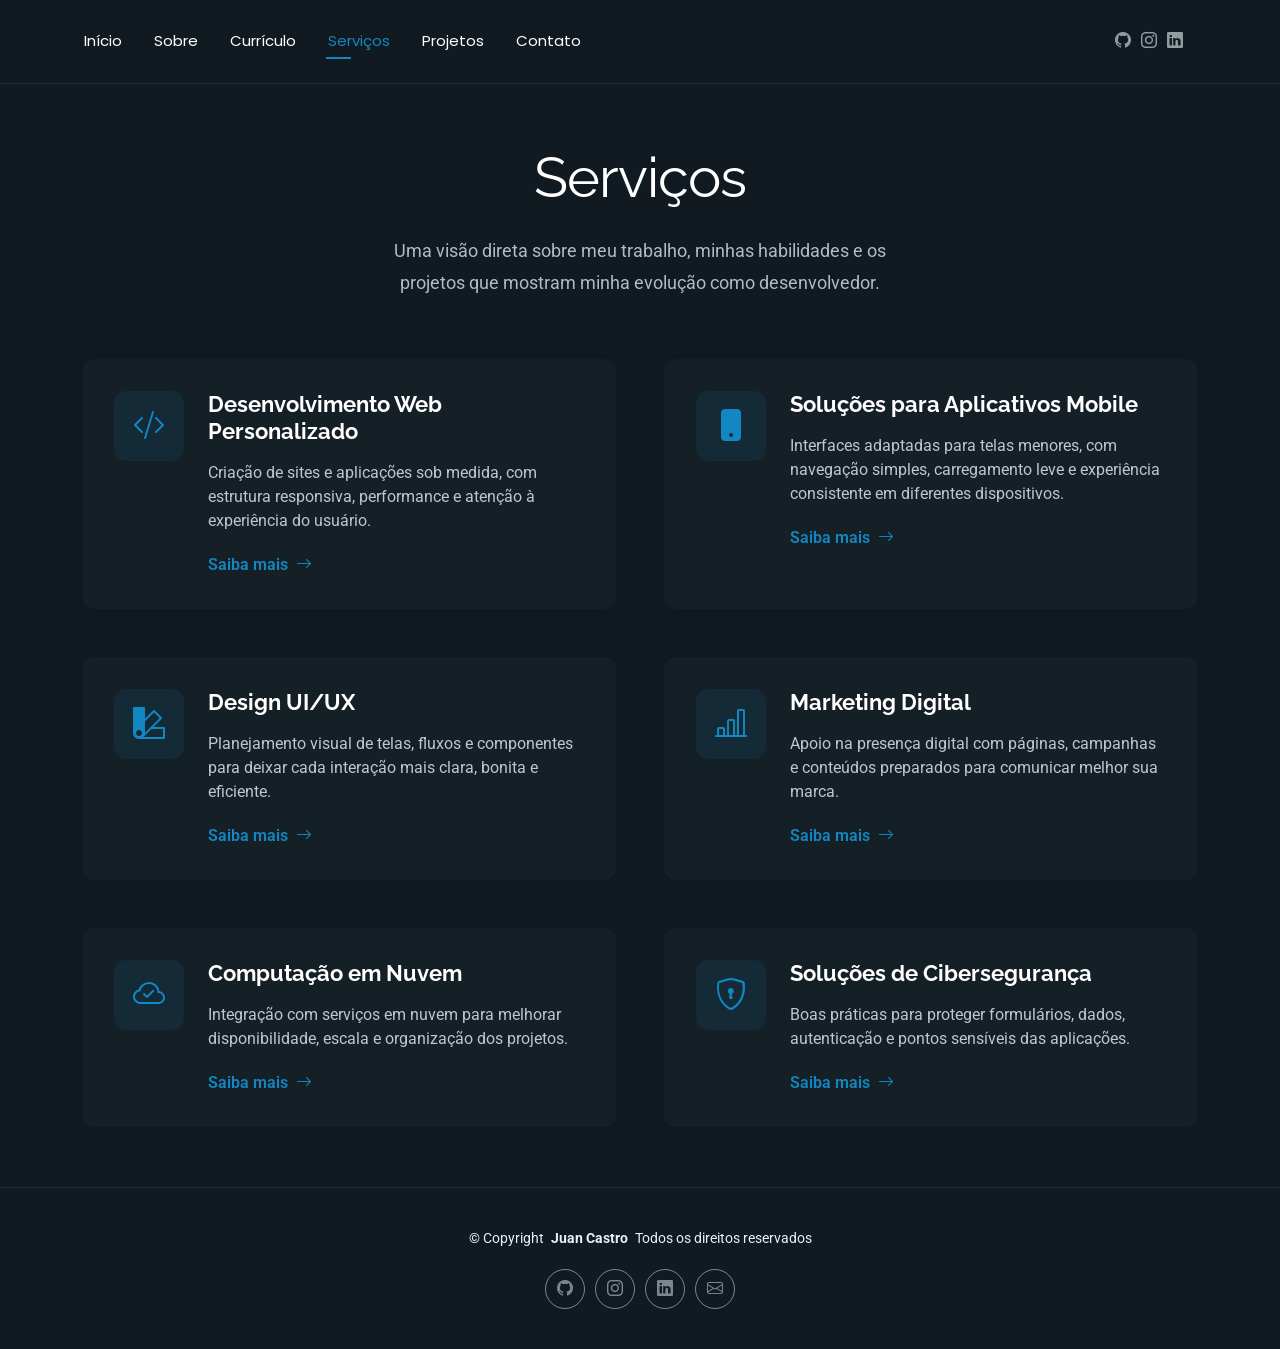
<file: services.html>
<!DOCTYPE html>
<html lang="pt-BR">

<head>
  <meta charset="utf-8">
  <meta content="width=device-width, initial-scale=1.0" name="viewport">
  <title>Servi&ccedil;os | Juan Castro</title>
  <meta name="description" content="">
  <meta name="keywords" content="">

  <!-- Favicons -->
  <link href="assets/img/favicon.png" rel="icon">
  <link href="assets/img/apple-touch-icon.png" rel="apple-touch-icon">

  <!-- Fonts -->
  <link href="https://fonts.googleapis.com" rel="preconnect">
  <link href="https://fonts.gstatic.com" rel="preconnect" crossorigin>
  <link href="https://fonts.googleapis.com/css2?family=Roboto:ital,wght@0,100;0,300;0,400;0,500;0,700;0,900;1,100;1,300;1,400;1,500;1,700;1,900&family=Poppins:ital,wght@0,100;0,200;0,300;0,400;0,500;0,600;0,700;0,800;0,900;1,100;1,200;1,300;1,400;1,500;1,600;1,700;1,800;1,900&family=Raleway:ital,wght@0,100;0,200;0,300;0,400;0,500;0,600;0,700;0,800;0,900;1,100;1,200;1,300;1,400;1,500;1,600;1,700;1,800;1,900&display=swap" rel="stylesheet">

  <!-- Vendor CSS Files -->
  <link href="assets/vendor/bootstrap/css/bootstrap.min.css" rel="stylesheet">
  <link href="assets/vendor/bootstrap-icons/bootstrap-icons.css" rel="stylesheet">
  <link href="assets/vendor/aos/aos.css" rel="stylesheet">
  <link href="assets/vendor/swiper/swiper-bundle.min.css" rel="stylesheet">
  <link href="assets/vendor/glightbox/css/glightbox.min.css" rel="stylesheet">

  <!-- Main CSS File -->
  <link href="assets/css/main.css" rel="stylesheet">

  <!-- =======================================================
  * Template Name: FolioOne
  * Template URL: https://bootstrapmade.com/folioone-bootstrap-portfolio-website-template/
  * Updated: Aug 23 2025 with Bootstrap v5.3.7
  * Author: BootstrapMade.com
  * License: https://bootstrapmade.com/license/
  ======================================================== -->
</head>

<body class="services-page">

  <header id="header" class="header d-flex align-items-center light-background sticky-top">
    <div class="container position-relative d-flex align-items-center justify-content-between">

      <!-- <a href="index.html" class="logo d-flex align-items-center me-auto me-xl-0">
      <img src="assets/img/logo.webp" alt="">
      <h1 class="sitename">FolioOne</h1> 
    </a> -->

      <nav id="navmenu" class="navmenu">
        <ul>
          <li><a href="index.html">In&iacute;cio</a></li>
          <li><a href="about.html">Sobre</a></li>
          <li><a href="resume.html">Curr&iacute;culo</a></li>
          <li><a href="services.html" class="active">Servi&ccedil;os</a></li>
          <li><a href="portfolio.html">Projetos</a></li>
          <li><a href="contact.html">Contato</a></li>
        </ul>
        <i class="mobile-nav-toggle d-xl-none bi bi-list"></i>
      </nav>

      <div class="header-social-links">
        <a href="https://github.com/JuanCastroVieira" class="github" aria-label="GitHub"><i class="bi bi-github"></i></a>
        <a href="https://www.instagram.com/juanvierac/?utm_source=ig_web_button_share_sheet" class="instagram" aria-label="Instagram"><i class="bi bi-instagram"></i></a>
        <a href="#" class="linkedin" aria-label="LinkedIn"><i class="bi bi-linkedin"></i></a>
      </div>

    </div>
  </header>

  <main class="main">

    <!-- Services Section -->
    <section id="services" class="services section">

      <!-- Section Title -->
      <div class="container section-title" data-aos="fade-up">
        <h2>Servi&ccedil;os</h2>
        <p>Uma vis&atilde;o direta sobre meu trabalho, minhas habilidades e os projetos que mostram minha evolu&ccedil;&atilde;o como desenvolvedor.</p>
      </div><!-- End Section Title -->

      <div class="container" data-aos="fade-up" data-aos-delay="100">

        <div class="row justify-content-center g-5">

          <div class="col-md-6" data-aos="fade-right" data-aos-delay="100">
            <div class="service-item">
              <div class="service-icon">
                <i class="bi bi-code-slash"></i>
              </div>
              <div class="service-content">
                <h3>Desenvolvimento Web Personalizado</h3>
                <p>Cria&ccedil;&atilde;o de sites e aplica&ccedil;&otilde;es sob medida, com estrutura responsiva, performance e aten&ccedil;&atilde;o &agrave; experi&ecirc;ncia do usu&aacute;rio.</p>
                <a href="service-details.html" class="service-link">
                  <span>Saiba mais</span>
                  <i class="bi bi-arrow-right"></i>
                </a>
              </div>
            </div>
          </div><!-- End Service Item -->

          <div class="col-md-6" data-aos="fade-left" data-aos-delay="100">
            <div class="service-item">
              <div class="service-icon">
                <i class="bi bi-phone-fill"></i>
              </div>
              <div class="service-content">
                <h3>Solu&ccedil;&otilde;es para Aplicativos Mobile</h3>
                <p>Interfaces adaptadas para telas menores, com navega&ccedil;&atilde;o simples, carregamento leve e experi&ecirc;ncia consistente em diferentes dispositivos.</p>
                <a href="service-details.html" class="service-link">
                  <span>Saiba mais</span>
                  <i class="bi bi-arrow-right"></i>
                </a>
              </div>
            </div>
          </div><!-- End Service Item -->

          <div class="col-md-6" data-aos="fade-right" data-aos-delay="200">
            <div class="service-item">
              <div class="service-icon">
                <i class="bi bi-palette2"></i>
              </div>
              <div class="service-content">
                <h3>Design UI/UX</h3>
                <p>Planejamento visual de telas, fluxos e componentes para deixar cada intera&ccedil;&atilde;o mais clara, bonita e eficiente.</p>
                <a href="service-details.html" class="service-link">
                  <span>Saiba mais</span>
                  <i class="bi bi-arrow-right"></i>
                </a>
              </div>
            </div>
          </div><!-- End Service Item -->

          <div class="col-md-6" data-aos="fade-left" data-aos-delay="200">
            <div class="service-item">
              <div class="service-icon">
                <i class="bi bi-bar-chart-line"></i>
              </div>
              <div class="service-content">
                <h3>Marketing Digital</h3>
                <p>Apoio na presen&ccedil;a digital com p&aacute;ginas, campanhas e conte&uacute;dos preparados para comunicar melhor sua marca.</p>
                <a href="service-details.html" class="service-link">
                  <span>Saiba mais</span>
                  <i class="bi bi-arrow-right"></i>
                </a>
              </div>
            </div>
          </div><!-- End Service Item -->

          <div class="col-md-6" data-aos="fade-right" data-aos-delay="300">
            <div class="service-item">
              <div class="service-icon">
                <i class="bi bi-cloud-check"></i>
              </div>
              <div class="service-content">
                <h3>Computa&ccedil;&atilde;o em Nuvem</h3>
                <p>Integra&ccedil;&atilde;o com servi&ccedil;os em nuvem para melhorar disponibilidade, escala e organiza&ccedil;&atilde;o dos projetos.</p>
                <a href="service-details.html" class="service-link">
                  <span>Saiba mais</span>
                  <i class="bi bi-arrow-right"></i>
                </a>
              </div>
            </div>
          </div><!-- End Service Item -->

          <div class="col-md-6" data-aos="fade-left" data-aos-delay="300">
            <div class="service-item">
              <div class="service-icon">
                <i class="bi bi-shield-lock"></i>
              </div>
              <div class="service-content">
                <h3>Solu&ccedil;&otilde;es de Ciberseguran&ccedil;a</h3>
                <p>Boas pr&aacute;ticas para proteger formul&aacute;rios, dados, autentica&ccedil;&atilde;o e pontos sens&iacute;veis das aplica&ccedil;&otilde;es.</p>
                <a href="service-details.html" class="service-link">
                  <span>Saiba mais</span>
                  <i class="bi bi-arrow-right"></i>
                </a>
              </div>
            </div>
          </div><!-- End Service Item -->

        </div>

      </div>

    </section><!-- /Services Section -->

  </main>

  <footer id="footer" class="footer">

    <div class="container">
      <div class="copyright text-center ">
        <p>&copy; <span>Copyright</span> <strong class="px-1 sitename">Juan Castro</strong> <span>Todos os direitos reservados<br></span></p>
      </div>
      <div class="social-links d-flex justify-content-center">
        <a href="https://github.com/JuanCastroVieira" aria-label="GitHub"><i class="bi bi-github"></i></a>
        <a href="https://www.instagram.com/juanvierac/?utm_source=ig_web_button_share_sheet" aria-label="Instagram"><i class="bi bi-instagram"></i></a>
        <a href="#" aria-label="LinkedIn"><i class="bi bi-linkedin"></i></a>
        <a href="mailto:crj7756@gmail.com" aria-label="E-mail"><i class="bi bi-envelope"></i></a>
      </div>
    </div>

  </footer>

  <!-- Scroll Top -->
  <a href="#" id="scroll-top" class="scroll-top d-flex align-items-center justify-content-center"><i class="bi bi-arrow-up-short"></i></a>

  <!-- Preloader -->
  <div id="preloader"></div>

  <!-- Vendor JS Files -->
  <script src="assets/vendor/bootstrap/js/bootstrap.bundle.min.js"></script>
  <script src="assets/vendor/php-email-form/validate.js"></script>
  <script src="assets/vendor/aos/aos.js"></script>
  <script src="assets/vendor/typed.js/typed.umd.js"></script>
  <script src="assets/vendor/waypoints/noframework.waypoints.js"></script>
  <script src="assets/vendor/purecounter/purecounter_vanilla.js"></script>
  <script src="assets/vendor/swiper/swiper-bundle.min.js"></script>
  <script src="assets/vendor/imagesloaded/imagesloaded.pkgd.min.js"></script>
  <script src="assets/vendor/isotope-layout/isotope.pkgd.min.js"></script>
  <script src="assets/vendor/glightbox/js/glightbox.min.js"></script>

  <!-- Main JS File -->
  <script src="assets/js/main.js"></script>

</body>

</html>
</file>
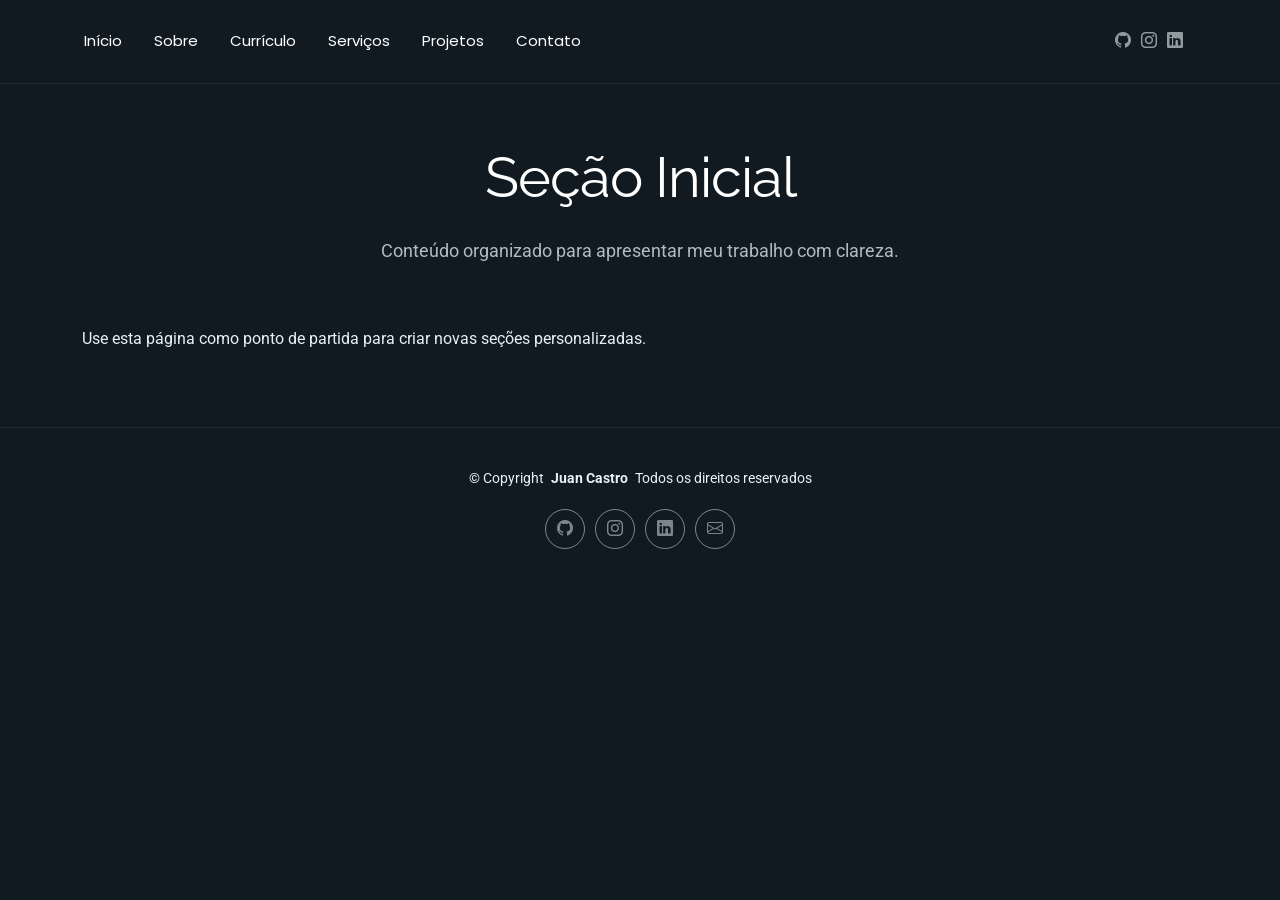
<file: starter-page.html>
<!DOCTYPE html>
<html lang="pt-BR">

<head>
  <meta charset="utf-8">
  <meta content="width=device-width, initial-scale=1.0" name="viewport">
  <title>P&aacute;gina Inicial | Juan Castro</title>
  <meta name="description" content="">
  <meta name="keywords" content="">

  <!-- Favicons -->
  <link href="assets/img/favicon.png" rel="icon">
  <link href="assets/img/apple-touch-icon.png" rel="apple-touch-icon">

  <!-- Fonts -->
  <link href="https://fonts.googleapis.com" rel="preconnect">
  <link href="https://fonts.gstatic.com" rel="preconnect" crossorigin>
  <link href="https://fonts.googleapis.com/css2?family=Roboto:ital,wght@0,100;0,300;0,400;0,500;0,700;0,900;1,100;1,300;1,400;1,500;1,700;1,900&family=Poppins:ital,wght@0,100;0,200;0,300;0,400;0,500;0,600;0,700;0,800;0,900;1,100;1,200;1,300;1,400;1,500;1,600;1,700;1,800;1,900&family=Raleway:ital,wght@0,100;0,200;0,300;0,400;0,500;0,600;0,700;0,800;0,900;1,100;1,200;1,300;1,400;1,500;1,600;1,700;1,800;1,900&display=swap" rel="stylesheet">

  <!-- Vendor CSS Files -->
  <link href="assets/vendor/bootstrap/css/bootstrap.min.css" rel="stylesheet">
  <link href="assets/vendor/bootstrap-icons/bootstrap-icons.css" rel="stylesheet">
  <link href="assets/vendor/aos/aos.css" rel="stylesheet">
  <link href="assets/vendor/swiper/swiper-bundle.min.css" rel="stylesheet">
  <link href="assets/vendor/glightbox/css/glightbox.min.css" rel="stylesheet">

  <!-- Main CSS File -->
  <link href="assets/css/main.css" rel="stylesheet">

  <!-- =======================================================
  * Template Name: FolioOne
  * Template URL: https://bootstrapmade.com/folioone-bootstrap-portfolio-website-template/
  * Updated: Aug 23 2025 with Bootstrap v5.3.7
  * Author: BootstrapMade.com
  * License: https://bootstrapmade.com/license/
  ======================================================== -->
</head>

<body class="starter-page-page">

  <header id="header" class="header d-flex align-items-center light-background sticky-top">
    <div class="container position-relative d-flex align-items-center justify-content-between">

      <!-- <a href="index.html" class="logo d-flex align-items-center me-auto me-xl-0">
      <img src="assets/img/logo.webp" alt="">
      <h1 class="sitename">FolioOne</h1> 
    </a> -->

      <nav id="navmenu" class="navmenu">
        <ul>
          <li><a href="index.html">In&iacute;cio</a></li>
          <li><a href="about.html">Sobre</a></li>
          <li><a href="resume.html">Curr&iacute;culo</a></li>
          <li><a href="services.html">Servi&ccedil;os</a></li>
          <li><a href="portfolio.html">Projetos</a></li>
          <li><a href="contact.html">Contato</a></li>
        </ul>
        <i class="mobile-nav-toggle d-xl-none bi bi-list"></i>
      </nav>

      <div class="header-social-links">
        <a href="https://github.com/JuanCastroVieira" class="github" aria-label="GitHub"><i class="bi bi-github"></i></a>
        <a href="https://www.instagram.com/juanvierac/?utm_source=ig_web_button_share_sheet" class="instagram" aria-label="Instagram"><i class="bi bi-instagram"></i></a>
        <a href="#" class="linkedin" aria-label="LinkedIn"><i class="bi bi-linkedin"></i></a>
      </div>

    </div>
  </header>

  <main class="main">

    <!-- Starter Section Section -->
    <section id="starter-section" class="starter-section section">

      <!-- Section Title -->
      <div class="container section-title" data-aos="fade-up">
        <h2>Se&ccedil;&atilde;o Inicial</h2>
        <p>Conte&uacute;do organizado para apresentar meu trabalho com clareza.</p>
      </div><!-- End Section Title -->

      <div class="container" data-aos="fade-up">
        <p>Use esta p&aacute;gina como ponto de partida para criar novas se&ccedil;&otilde;es personalizadas.</p>
      </div>

    </section><!-- /Starter Section Section -->

  </main>

  <footer id="footer" class="footer">

    <div class="container">
      <div class="copyright text-center ">
        <p>&copy; <span>Copyright</span> <strong class="px-1 sitename">Juan Castro</strong> <span>Todos os direitos reservados<br></span></p>
      </div>
      <div class="social-links d-flex justify-content-center">
        <a href="https://github.com/JuanCastroVieira" aria-label="GitHub"><i class="bi bi-github"></i></a>
        <a href="https://www.instagram.com/juanvierac/?utm_source=ig_web_button_share_sheet" aria-label="Instagram"><i class="bi bi-instagram"></i></a>
        <a href="#" aria-label="LinkedIn"><i class="bi bi-linkedin"></i></a>
        <a href="mailto:crj7756@gmail.com" aria-label="E-mail"><i class="bi bi-envelope"></i></a>
      </div>
    </div>

  </footer>

  <!-- Scroll Top -->
  <a href="#" id="scroll-top" class="scroll-top d-flex align-items-center justify-content-center"><i class="bi bi-arrow-up-short"></i></a>

  <!-- Preloader -->
  <div id="preloader"></div>

  <!-- Vendor JS Files -->
  <script src="assets/vendor/bootstrap/js/bootstrap.bundle.min.js"></script>
  <script src="assets/vendor/php-email-form/validate.js"></script>
  <script src="assets/vendor/aos/aos.js"></script>
  <script src="assets/vendor/typed.js/typed.umd.js"></script>
  <script src="assets/vendor/waypoints/noframework.waypoints.js"></script>
  <script src="assets/vendor/purecounter/purecounter_vanilla.js"></script>
  <script src="assets/vendor/swiper/swiper-bundle.min.js"></script>
  <script src="assets/vendor/imagesloaded/imagesloaded.pkgd.min.js"></script>
  <script src="assets/vendor/isotope-layout/isotope.pkgd.min.js"></script>
  <script src="assets/vendor/glightbox/js/glightbox.min.js"></script>

  <!-- Main JS File -->
  <script src="assets/js/main.js"></script>

</body>

</html>
</file>
<file: assets/css/main.css>
/**
* Template Name: FolioOne
* Template URL: https://bootstrapmade.com/folioone-bootstrap-portfolio-website-template/
* Updated: Aug 23 2025 with Bootstrap v5.3.7
* Author: BootstrapMade.com
* License: https://bootstrapmade.com/license/
*/

/*--------------------------------------------------------------
# Font & Color Variables
# Help: https://bootstrapmade.com/color-system/
--------------------------------------------------------------*/
/* Fonts */
:root {
  --default-font: "Roboto",  system-ui, -apple-system, "Segoe UI", Roboto, "Helvetica Neue", Arial, "Noto Sans", "Liberation Sans", sans-serif, "Apple Color Emoji", "Segoe UI Emoji", "Segoe UI Symbol", "Noto Color Emoji";
  --heading-font: "Raleway",  sans-serif;
  --nav-font: "Poppins",  sans-serif;
}

/* Global Colors - The following color variables are used throughout the website. Updating them here will change the color scheme of the entire website */
:root { 
  --background-color: #101a20; /* Background color for the entire website, including individual sections */
  --default-color: #e7f2f7; /* Default color used for the majority of the text content across the entire website */
  --heading-color: #ffffff; /* Color for headings, subheadings and title throughout the website */
  --accent-color: #1387c1; /* Accent color that represents your brand on the website. It's used for buttons, links, and other elements that need to stand out */
  --surface-color: #141f26; /* The surface color is used as a background of boxed elements within sections, such as cards, icon boxes, or other elements that require a visual separation from the global background. */
  --contrast-color: #ffffff; /* Contrast color for text, ensuring readability against backgrounds of accent, heading, or default colors. */
}

/* Nav Menu Colors - The following color variables are used specifically for the navigation menu. They are separate from the global colors to allow for more customization options */
:root {
  --nav-color: #ffffff;  /* The default color of the main navmenu links */
  --nav-hover-color: #1387c1; /* Applied to main navmenu links when they are hovered over or active */
  --nav-mobile-background-color: #213642; /* Used as the background color for mobile navigation menu */
  --nav-dropdown-background-color: #051117; /* Used as the background color for dropdown items that appear when hovering over primary navigation items */
  --nav-dropdown-color: #e7f2f7; /* Used for navigation links of the dropdown items in the navigation menu. */
  --nav-dropdown-hover-color: #1387c1; /* Similar to --nav-hover-color, this color is applied to dropdown navigation links when they are hovered over. */
}

/* Color Presets - These classes override global colors when applied to any section or element, providing reuse of the sam color scheme. */

.light-background {
  --background-color: #142027;
  --surface-color: #325264;
}

.dark-background {
  --background-color: #0b1419;
  --default-color: #ffffff;
  --heading-color: #ffffff;
  --surface-color: #252525;
  --contrast-color: #ffffff;
}

/* Smooth scroll */
:root {
  scroll-behavior: smooth;
}

/*--------------------------------------------------------------
# General Styling & Shared Classes
--------------------------------------------------------------*/
body {
  color: var(--default-color);
  background-color: var(--background-color);
  font-family: var(--default-font);
}

a {
  color: var(--accent-color);
  text-decoration: none;
  transition: 0.3s;
}

a:hover {
  color: color-mix(in srgb, var(--accent-color), transparent 25%);
  text-decoration: none;
}

h1,
h2,
h3,
h4,
h5,
h6 {
  color: var(--heading-color);
  font-family: var(--heading-font);
}

/* PHP Email Form Messages
------------------------------*/
.php-email-form .error-message {
  display: none;
  background: #df1529;
  color: #ffffff;
  text-align: left;
  padding: 15px;
  margin-bottom: 24px;
  font-weight: 600;
}

.php-email-form .sent-message {
  display: none;
  color: #ffffff;
  background: #059652;
  text-align: center;
  padding: 15px;
  margin-bottom: 24px;
  font-weight: 600;
}

.php-email-form .loading {
  display: none;
  background: var(--surface-color);
  text-align: center;
  padding: 15px;
  margin-bottom: 24px;
}

.php-email-form .loading:before {
  content: "";
  display: inline-block;
  border-radius: 50%;
  width: 24px;
  height: 24px;
  margin: 0 10px -6px 0;
  border: 3px solid var(--accent-color);
  border-top-color: var(--surface-color);
  animation: php-email-form-loading 1s linear infinite;
}

@keyframes php-email-form-loading {
  0% {
    transform: rotate(0deg);
  }

  100% {
    transform: rotate(360deg);
  }
}

/*--------------------------------------------------------------
# Global Header
--------------------------------------------------------------*/
.header {
  --background-color: rgba(255, 255, 255, 0);
  color: var(--default-color);
  background-color: var(--background-color);
  padding: 15px 0;
  transition: all 0.5s;
  z-index: 997;
  border-bottom: 1px solid color-mix(in srgb, var(--default-color), transparent 92%);
}

.header .logo {
  line-height: 1;
}

.header .logo img {
  max-height: 36px;
  margin-right: 8px;
}

.header .logo h1 {
  font-size: 32px;
  margin: 0;
  font-weight: 400;
  color: var(--heading-color);
}

.header .header-social-links {
  padding-right: 15px;
}

.header .header-social-links a {
  color: color-mix(in srgb, var(--default-color), transparent 40%);
  padding-left: 6px;
  display: inline-block;
  transition: 0.3s;
  font-size: 16px;
}

.header .header-social-links a:hover {
  color: var(--default-color);
}

.header .header-social-links a i {
  line-height: 0px;
}

@media (max-width: 1200px) {
  .header .logo {
    order: 1;
  }

  .header .header-social-links {
    order: 2;
  }

  .header .navmenu {
    order: 3;
  }
}

/* Global Header on Scroll
------------------------------*/
.scrolled .header {
  --background-color: rgba(16, 26, 32, 0.9);
}

/*--------------------------------------------------------------
# Navigation Menu
--------------------------------------------------------------*/
/* Desktop Navigation */
@media (min-width: 1200px) {
  .navmenu {
    padding: 0;
  }

  .navmenu ul {
    margin: 0;
    padding: 0;
    display: flex;
    list-style: none;
    align-items: center;
  }

  .navmenu li {
    position: relative;
  }

  .navmenu>ul>li {
    white-space: nowrap;
    padding: 15px 28px 15px 0;
  }

  .navmenu>ul>li:last-child {
    padding-right: 0;
  }

  .navmenu a,
  .navmenu a:focus {
    color: var(--nav-color);
    font-size: 15px;
    padding: 0 2px;
    font-family: var(--nav-font);
    font-weight: 400;
    display: flex;
    align-items: center;
    justify-content: space-between;
    white-space: nowrap;
    transition: 0.3s;
    position: relative;
  }

  .navmenu a i,
  .navmenu a:focus i {
    font-size: 12px;
    line-height: 0;
    margin-left: 5px;
    transition: 0.3s;
  }

  .navmenu>ul>li>a:before {
    content: "";
    position: absolute;
    height: 2px;
    bottom: -6px;
    left: 0;
    background-color: var(--nav-hover-color);
    visibility: hidden;
    width: 0px;
    transition: all 0.3s ease-in-out 0s;
  }

  .navmenu a:hover:before,
  .navmenu li:hover>a:before,
  .navmenu .active:before {
    visibility: visible;
    width: 25px;
  }

  .navmenu li:hover>a,
  .navmenu .active,
  .navmenu .active:focus {
    color: var(--nav-hover-color);
  }

  .navmenu .dropdown ul {
    margin: 0;
    padding: 10px 0;
    background: var(--nav-dropdown-background-color);
    display: block;
    position: absolute;
    visibility: hidden;
    left: -5px;
    top: 130%;
    opacity: 0;
    transition: 0.3s;
    border-radius: 4px;
    z-index: 99;
    box-shadow: 0px 0px 30px rgba(0, 0, 0, 0.1);
  }

  .navmenu .dropdown ul li {
    min-width: 200px;
  }

  .navmenu .dropdown ul a {
    padding: 10px 20px;
    font-size: 15px;
    text-transform: none;
    color: var(--nav-dropdown-color);
  }

  .navmenu .dropdown ul a i {
    font-size: 12px;
  }

  .navmenu .dropdown ul a:hover,
  .navmenu .dropdown ul .active:hover,
  .navmenu .dropdown ul li:hover>a {
    color: var(--nav-dropdown-hover-color);
  }

  .navmenu .dropdown:hover>ul {
    opacity: 1;
    top: 100%;
    visibility: visible;
  }

  .navmenu .dropdown .dropdown ul {
    top: 0;
    left: -90%;
    visibility: hidden;
  }

  .navmenu .dropdown .dropdown:hover>ul {
    opacity: 1;
    top: 0;
    left: -100%;
    visibility: visible;
  }
}

/* Mobile Navigation */
@media (max-width: 1199px) {
  .mobile-nav-toggle {
    color: var(--nav-color);
    font-size: 28px;
    line-height: 0;
    margin-right: 10px;
    cursor: pointer;
    transition: color 0.3s;
  }

  .navmenu {
    padding: 0;
    z-index: 9997;
  }

  .navmenu ul {
    display: none;
    list-style: none;
    position: absolute;
    inset: 60px 20px 20px 20px;
    padding: 10px 0;
    margin: 0;
    border-radius: 6px;
    background-color: var(--nav-mobile-background-color);
    border: 1px solid color-mix(in srgb, var(--default-color), transparent 90%);
    box-shadow: none;
    overflow-y: auto;
    transition: 0.3s;
    z-index: 9998;
  }

  .navmenu a,
  .navmenu a:focus {
    color: var(--nav-dropdown-color);
    padding: 10px 20px;
    font-family: var(--nav-font);
    font-size: 17px;
    font-weight: 500;
    display: flex;
    align-items: center;
    justify-content: space-between;
    white-space: nowrap;
    transition: 0.3s;
  }

  .navmenu a i,
  .navmenu a:focus i {
    font-size: 12px;
    line-height: 0;
    margin-left: 5px;
    width: 30px;
    height: 30px;
    display: flex;
    align-items: center;
    justify-content: center;
    border-radius: 50%;
    transition: 0.3s;
    background-color: color-mix(in srgb, var(--accent-color), transparent 90%);
  }

  .navmenu a i:hover,
  .navmenu a:focus i:hover {
    background-color: var(--accent-color);
    color: var(--contrast-color);
  }

  .navmenu a:hover,
  .navmenu .active,
  .navmenu .active:focus {
    color: var(--nav-dropdown-hover-color);
  }

  .navmenu .active i,
  .navmenu .active:focus i {
    background-color: var(--accent-color);
    color: var(--contrast-color);
    transform: rotate(180deg);
  }

  .navmenu .dropdown ul {
    position: static;
    display: none;
    z-index: 99;
    padding: 10px 0;
    margin: 10px 20px;
    background-color: var(--nav-dropdown-background-color);
    transition: all 0.5s ease-in-out;
  }

  .navmenu .dropdown ul ul {
    background-color: rgba(33, 37, 41, 0.1);
  }

  .navmenu .dropdown>.dropdown-active {
    display: block;
    background-color: rgba(33, 37, 41, 0.03);
  }

  .mobile-nav-active {
    overflow: hidden;
  }

  .mobile-nav-active .mobile-nav-toggle {
    color: #fff;
    position: absolute;
    font-size: 32px;
    top: 15px;
    right: 15px;
    margin-right: 0;
    z-index: 9999;
  }

  .mobile-nav-active .navmenu {
    position: fixed;
    overflow: hidden;
    inset: 0;
    background: rgba(33, 37, 41, 0.8);
    transition: 0.3s;
  }

  .mobile-nav-active .navmenu>ul {
    display: block;
  }
}

/*--------------------------------------------------------------
# Global Footer
--------------------------------------------------------------*/
.footer {
  color: var(--default-color);
  background-color: var(--background-color);
  font-size: 14px;
  padding: 40px 0;
  position: relative;
  border-top: 1px solid color-mix(in srgb, var(--default-color), transparent 92%);
}

.footer .copyright p {
  margin-bottom: 0;
}

.footer .social-links {
  margin-top: 20px;
}

.footer .social-links a {
  display: flex;
  align-items: center;
  justify-content: center;
  width: 40px;
  height: 40px;
  border-radius: 50%;
  border: 1px solid color-mix(in srgb, var(--default-color), transparent 50%);
  font-size: 16px;
  color: color-mix(in srgb, var(--default-color), transparent 50%);
  margin: 0 5px;
  transition: 0.3s;
}

.footer .social-links a:hover {
  color: var(--accent-color);
  border-color: var(--accent-color);
}

.footer .credits {
  margin-top: 10px;
  font-size: 13px;
  text-align: center;
}

/*--------------------------------------------------------------
# Preloader
--------------------------------------------------------------*/
#preloader {
  position: fixed;
  inset: 0;
  z-index: 9999;
  overflow: hidden;
  background-color: var(--background-color);
  transition: all 0.6s ease-out;
  width: 100%;
  height: 100vh;
}

#preloader:before,
#preloader:after {
  content: "";
  position: absolute;
  border: 4px solid var(--accent-color);
  border-radius: 50%;
  animation: animate-preloader 2s cubic-bezier(0, 0.2, 0.8, 1) infinite;
}

#preloader:after {
  animation-delay: -0.5s;
}

@keyframes animate-preloader {
  0% {
    width: 10px;
    height: 10px;
    top: calc(50% - 5px);
    left: calc(50% - 5px);
    opacity: 1;
  }

  100% {
    width: 72px;
    height: 72px;
    top: calc(50% - 36px);
    left: calc(50% - 36px);
    opacity: 0;
  }
}

/*--------------------------------------------------------------
# Scroll Top Button
--------------------------------------------------------------*/
.scroll-top {
  position: fixed;
  visibility: hidden;
  opacity: 0;
  right: 15px;
  bottom: -15px;
  z-index: 99999;
  background-color: var(--accent-color);
  width: 44px;
  height: 44px;
  border-radius: 50px;
  transition: all 0.4s;
}

.scroll-top i {
  font-size: 24px;
  color: var(--contrast-color);
  line-height: 0;
}

.scroll-top:hover {
  background-color: color-mix(in srgb, var(--accent-color), transparent 20%);
  color: var(--contrast-color);
}

.scroll-top.active {
  visibility: visible;
  opacity: 1;
  bottom: 15px;
}

/*--------------------------------------------------------------
# Disable aos animation delay on mobile devices
--------------------------------------------------------------*/
@media screen and (max-width: 768px) {
  [data-aos-delay] {
    transition-delay: 0 !important;
  }
}

/*--------------------------------------------------------------
# Global Page Titles & Breadcrumbs
--------------------------------------------------------------*/
.page-title {
  color: var(--default-color);
  background-color: var(--background-color);
  position: relative;
}

.page-title .heading {
  padding: 80px 0;
  border-top: 1px solid color-mix(in srgb, var(--default-color), transparent 90%);
}

.page-title .heading h1 {
  font-size: 38px;
  font-weight: 700;
}

.page-title nav {
  background-color: color-mix(in srgb, var(--default-color), transparent 96%);
  padding: 20px 0;
}

.page-title nav ol {
  display: flex;
  flex-wrap: wrap;
  list-style: none;
  padding: 0;
  margin: 0;
  font-size: 16px;
  font-weight: 400;
}

.page-title nav ol li+li {
  padding-left: 10px;
}

.page-title nav ol li+li::before {
  content: "/";
  display: inline-block;
  padding-right: 10px;
  color: color-mix(in srgb, var(--default-color), transparent 70%);
}

/*--------------------------------------------------------------
# Global Sections
--------------------------------------------------------------*/
section,
.section {
  color: var(--default-color);
  background-color: var(--background-color);
  padding: 60px 0;
  scroll-margin-top: 100px;
  overflow: clip;
}

@media (max-width: 1199px) {

  section,
  .section {
    scroll-margin-top: 66px;
  }
}

/*--------------------------------------------------------------
# Global Section Titles
--------------------------------------------------------------*/
.section-title {
  text-align: center;
  padding-bottom: 60px;
  position: relative;
}

.section-title h2 {
  font-size: 3.5rem;
  font-weight: 400;
  line-height: 1.2;
  color: var(--heading-color);
  margin-bottom: 1.5rem;
  letter-spacing: -1px;
}

@media (max-width: 768px) {
  .section-title h2 {
    font-size: 2.5rem;
  }
}

.section-title p {
  font-size: 1.125rem;
  line-height: 1.8;
  color: color-mix(in srgb, var(--default-color), transparent 25%);
  max-width: 900px;
  margin: 0 auto;
  text-wrap: balance;
}

/*--------------------------------------------------------------
# Hero Section
--------------------------------------------------------------*/
.hero {
  padding: 80px 0;
  min-height: 100vh;
  display: flex;
  align-items: center;
}

.hero .hero-content h1 {
  font-size: 3.5rem;
  font-weight: 700;
  margin-bottom: 1rem;
  line-height: 1.2;
}

.hero .hero-content .hero-eyebrow {
  display: inline-flex;
  align-items: center;
  margin-bottom: 1rem;
  padding: 7px 14px;
  border: 1px solid color-mix(in srgb, var(--accent-color), transparent 55%);
  border-radius: 999px;
  color: var(--accent-color);
  font-family: var(--nav-font);
  font-size: 0.82rem;
  font-weight: 600;
  letter-spacing: 0;
  text-transform: uppercase;
}

.hero .hero-content h1 .highlight {
  color: var(--accent-color);
  position: relative;
}

.hero .hero-content h1 .highlight::after {
  content: "";
  position: absolute;
  bottom: 0;
  left: 0;
  width: 100%;
  height: 3px;
  background: linear-gradient(90deg, var(--accent-color), color-mix(in srgb, var(--accent-color), transparent 50%));
  border-radius: 2px;
}

@media (max-width: 768px) {
  .hero .hero-content h1 {
    font-size: 2.5rem;
  }
}

.hero .hero-content h2 {
  font-size: 1.5rem;
  font-weight: 400;
  margin-bottom: 2rem;
  color: color-mix(in srgb, var(--default-color), transparent 20%);
}

.hero .hero-content h2 .typed {
  color: var(--accent-color);
  font-weight: 600;
}

@media (max-width: 768px) {
  .hero .hero-content h2 {
    font-size: 1.25rem;
  }
}

.hero .hero-content p {
  font-size: 1.1rem;
  line-height: 1.6;
  margin-bottom: 2.5rem;
  color: color-mix(in srgb, var(--default-color), transparent 30%);
}

.hero .hero-actions {
  display: flex;
  gap: 1rem;
  margin-bottom: 1.5rem;
}

.hero .hero-actions .btn {
  padding: 12px 30px;
  border-radius: 50px;
  font-weight: 600;
  text-decoration: none;
  transition: all 0.3s ease;
  border: 2px solid;
}

.hero .hero-actions .btn.btn-primary {
  background: var(--accent-color);
  color: var(--contrast-color);
  border-color: var(--accent-color);
}

.hero .hero-actions .btn.btn-primary:hover {
  background: color-mix(in srgb, var(--accent-color), black 15%);
  border-color: color-mix(in srgb, var(--accent-color), black 15%);
  transform: translateY(-2px);
}

.hero .hero-actions .btn.btn-outline {
  background: transparent;
  color: var(--accent-color);
  border-color: var(--accent-color);
}

.hero .hero-actions .btn.btn-outline:hover {
  transform: translateY(-2px);
}

@media (max-width: 576px) {
  .hero .hero-actions {
    flex-direction: column;
  }

  .hero .hero-actions .btn {
    text-align: center;
  }
}

.hero .hero-highlights {
  display: flex;
  flex-wrap: wrap;
  gap: 0.75rem;
  margin-bottom: 2.5rem;
}

.hero .hero-highlights span {
  display: inline-flex;
  align-items: center;
  gap: 0.45rem;
  padding: 8px 12px;
  border-radius: 999px;
  background: color-mix(in srgb, var(--surface-color), transparent 22%);
  color: color-mix(in srgb, var(--default-color), transparent 18%);
  font-size: 0.92rem;
}

.hero .hero-highlights i {
  color: var(--accent-color);
  font-size: 1rem;
}

@media (max-width: 576px) {
  .hero .hero-highlights {
    flex-direction: column;
  }
}

.hero .social-links {
  display: flex;
  gap: 1rem;
}

.hero .social-links a {
  width: 45px;
  height: 45px;
  background: var(--surface-color);
  border-radius: 50%;
  display: flex;
  align-items: center;
  justify-content: center;
  color: var(--default-color);
  font-size: 1.2rem;
  transition: all 0.3s ease;
}

.hero .social-links a:hover {
  background: var(--accent-color);
  color: var(--contrast-color);
  transform: translateY(-3px);
  box-shadow: 0 8px 25px color-mix(in srgb, var(--accent-color), transparent 70%);
}

.hero .hero-image {
  position: relative;
}

.hero .hero-image .image-wrapper {
  position: relative;
  max-width: 450px;
  margin: 0 auto;
}

.hero .hero-image .image-wrapper img {
  border-radius: 20px;
  box-shadow: 0 5px 15px color-mix(in srgb, var(--default-color), transparent 95%);
  transition: transform 0.3s ease;
}

.hero .hero-image .image-wrapper img:hover {
  transform: scale(1.02);
}

.hero .hero-image .floating-elements {
  position: absolute;
  top: 0;
  left: 0;
  right: 0;
  bottom: 0;
  pointer-events: none;
}

.hero .hero-image .floating-elements .floating-card {
  position: absolute;
  background: var(--surface-color);
  padding: 15px 20px;
  border-radius: 15px;
  box-shadow: 0 10px 30px color-mix(in srgb, var(--default-color), transparent 90%);
  display: flex;
  align-items: center;
  gap: 10px;
  font-weight: 600;
  animation: float 3s ease-in-out infinite;
}

.hero .hero-image .floating-elements .floating-card i {
  font-size: 1.5rem;
  color: var(--accent-color);
}

.hero .hero-image .floating-elements .floating-card.design {
  top: 10%;
  right: -10%;
  animation-delay: 0s;
}

.hero .hero-image .floating-elements .floating-card.code {
  bottom: 30%;
  left: -15%;
  animation-delay: 1s;
}

.hero .hero-image .floating-elements .floating-card.creativity {
  top: 60%;
  right: -5%;
  animation-delay: 2s;
}

@media (max-width: 992px) {
  .hero .hero-image .floating-elements .floating-card {
    display: none;
  }
}

@keyframes float {

  0%,
  100% {
    transform: translateY(0px);
  }

  50% {
    transform: translateY(-10px);
  }
}

@media (max-width: 992px) {
  .hero .hero-content {
    text-align: center;
    margin-bottom: 3rem;
  }
}

/*--------------------------------------------------------------
# About Section
--------------------------------------------------------------*/
.about .intro-content .eyebrow {
  display: inline-block;
  letter-spacing: 0.12em;
  text-transform: uppercase;
  font-size: 12px;
  color: color-mix(in srgb, var(--default-color), transparent 40%);
  margin-bottom: 16px;
}

.about .intro-content .headline {
  font-family: var(--heading-font);
  font-weight: 300;
  line-height: 1.2;
  font-size: clamp(28px, 4vw, 44px);
  margin: 0 0 24px 0;
}

.about .intro-content .lead {
  font-size: 18px;
  line-height: 1.8;
  color: color-mix(in srgb, var(--default-color), transparent 10%);
  margin-bottom: 24px;
}

.about .intro-content p {
  line-height: 1.8;
  margin-bottom: 24px;
  color: color-mix(in srgb, var(--default-color), transparent 5%);
}

.about .intro-content .cta-group {
  display: flex;
  gap: 24px;
  align-items: center;
  margin-top: 24px;
}

.about .intro-content .cta-group .btn-ghost {
  display: inline-flex;
  align-items: center;
  gap: 8px;
  padding: 12px 18px;
  border-radius: 6px;
  color: var(--accent-color);
  background: color-mix(in srgb, var(--accent-color), transparent 92%);
  border: 1px solid color-mix(in srgb, var(--accent-color), transparent 70%);
  transition: 0.3s ease-in-out;
}

.about .intro-content .cta-group .btn-ghost:hover,
.about .intro-content .cta-group .btn-ghost:focus {
  color: var(--contrast-color);
  background: var(--accent-color);
  border-color: var(--accent-color);
  outline: none;
  box-shadow: 0 0 0 3px color-mix(in srgb, var(--accent-color), transparent 70%);
}

.about .intro-content .cta-group .link-underline {
  display: inline-flex;
  align-items: center;
  gap: 8px;
  position: relative;
  color: var(--accent-color);
  padding-bottom: 4px;
  transition: 0.3s ease-in-out;
}

.about .intro-content .cta-group .link-underline::after {
  content: "";
  position: absolute;
  left: 0;
  right: 0;
  bottom: 0;
  height: 1px;
  background: color-mix(in srgb, var(--accent-color), transparent 40%);
  transform: scaleX(0.4);
  transform-origin: left;
  transition: 0.3s ease-in-out;
}

.about .intro-content .cta-group .link-underline:hover,
.about .intro-content .cta-group .link-underline:focus {
  color: color-mix(in srgb, var(--accent-color), transparent 10%);
  outline: none;
}

.about .intro-content .cta-group .link-underline:hover::after,
.about .intro-content .cta-group .link-underline:focus::after {
  transform: scaleX(1);
}

.about .profile-figure {
  margin: 0;
}

.about .profile-figure .profile-photo {
  width: 88%;
  max-width: 440px;
  border-radius: 18px;
  box-shadow: 0 10px 30px color-mix(in srgb, var(--default-color), transparent 92%);
  transform: translateY(0);
  transition: transform 0.3s ease-in-out;
}

.about .profile-figure .profile-caption {
  margin-top: 24px;
  display: flex;
  align-items: center;
  justify-content: center;
}

.about .profile-figure .profile-caption .meta {
  font-size: 14px;
  color: color-mix(in srgb, var(--default-color), transparent 20%);
}

.about .profile-figure .profile-caption .meta .funfact {
  font-size: 13px;
  margin-top: 4px;
  color: color-mix(in srgb, var(--default-color), transparent 35%);
}

.about .profile-figure:hover .profile-photo {
  transform: translateY(-4px);
}

.about .skill-item {
  padding: 24px;
  border-radius: 6px;
  transition: 0.3s ease-in-out;
  background: color-mix(in srgb, var(--surface-color), var(--accent-color) 2%);
  border: 1px solid color-mix(in srgb, var(--default-color), transparent 88%);
  height: 100%;
}

.about .skill-item i {
  font-size: 24px;
  color: var(--accent-color);
  margin-bottom: 16px;
  display: inline-block;
}

.about .skill-item h3 {
  font-size: 16px;
  margin-bottom: 6px;
  font-weight: 500;
}

.about .skill-item p {
  margin: 0;
  font-size: 14px;
  color: color-mix(in srgb, var(--default-color), transparent 25%);
}

.about .skill-item:hover {
  transform: translateY(-3px);
  border-color: color-mix(in srgb, var(--accent-color), transparent 60%);
  box-shadow: 0 10px 30px color-mix(in srgb, var(--default-color), transparent 92%);
}

.about .timeline-item {
  position: relative;
  padding-left: 26px;
}

.about .timeline-item time {
  display: inline-block;
  font-size: 12px;
  letter-spacing: 0.08em;
  text-transform: uppercase;
  color: color-mix(in srgb, var(--default-color), transparent 45%);
  margin-bottom: 6px;
}

.about .timeline-item h4 {
  font-size: 18px;
  font-weight: 400;
  margin: 0 0 6px;
}

.about .timeline-item p {
  font-size: 14px;
  color: color-mix(in srgb, var(--default-color), transparent 25%);
  margin: 0;
}

.about .timeline-item .dot {
  position: absolute;
  left: 0;
  top: 4px;
  width: 10px;
  height: 10px;
  border-radius: 50%;
  background: var(--accent-color);
  box-shadow: 0 0 0 6px color-mix(in srgb, var(--accent-color), transparent 80%);
}

.about .personal-quote {
  padding: 24px 0;
}

.about .personal-quote p {
  font-family: var(--heading-font);
  font-weight: 300;
  font-size: clamp(20px, 3vw, 28px);
  line-height: 1.5;
  color: color-mix(in srgb, var(--default-color), transparent 5%);
  margin: 0 auto;
  max-width: 800px;
}

.about .fact-pill {
  display: flex;
  align-items: center;
  justify-content: center;
  gap: 10px;
  padding: 10px 14px;
  border-radius: 999px;
  border: 1px solid color-mix(in srgb, var(--default-color), transparent 85%);
  background: var(--surface-color);
  color: color-mix(in srgb, var(--default-color), transparent 10%);
  transition: 0.3s ease-in-out;
}

.about .fact-pill i {
  color: var(--accent-color);
}

.about .fact-pill span {
  font-size: 14px;
}

.about .fact-pill:hover {
  transform: translateY(-2px);
  border-color: color-mix(in srgb, var(--accent-color), transparent 60%);
  box-shadow: 0 10px 30px color-mix(in srgb, var(--default-color), transparent 92%);
}

.about .fact-pill:focus-within {
  box-shadow: 0 0 0 3px color-mix(in srgb, var(--accent-color), transparent 70%);
}

@media (max-width: 992px) {
  .about .profile-figure {
    text-align: center !important;
  }

  .about .profile-figure .profile-photo {
    width: 72%;
  }

  .about .intro-content .cta-group {
    flex-wrap: wrap;
  }
}

@media (max-width: 576px) {
  .about .profile-figure .profile-photo {
    width: 100%;
  }
}

/*--------------------------------------------------------------
# Skills Section
--------------------------------------------------------------*/
.skills .skill-box {
  background-color: var(--surface-color);
  padding: 2rem;
  border-radius: 8px;
  box-shadow: 0 0 20px rgba(0, 0, 0, 0.05);
}

.skills .skill-box h3 {
  font-size: 1.2rem;
  margin-bottom: 1rem;
  font-weight: 600;
}

.skills .skill-box p {
  font-size: 0.9rem;
  margin-bottom: 0.8rem;
  opacity: 0.6;
}

.skills .skill-box .progress {
  background-color: color-mix(in srgb, var(--accent-color), transparent 85%);
  border-radius: 50px;
  height: 8px;
  margin-top: 5px;
  overflow: hidden;
}

.skills .skill-box .progress .progress-bar {
  background-color: var(--accent-color);
  height: 100%;
  position: relative;
  border-radius: 50px;
  transition: 0.9s;
  width: 1px;
}

/*--------------------------------------------------------------
# Stats Section
--------------------------------------------------------------*/
.stats .avatars {
  position: relative;
}

.stats .avatars img {
  width: 60px;
  height: 60px;
  border: 3px solid var(--accent-color);
  margin-right: -15px;
  transition: transform 0.3s ease;
}

.stats .avatars img:hover {
  transform: translateY(-5px);
  z-index: 2;
}

.stats .counters h2 {
  color: var(--heading-color);
  font-size: 48px;
  font-weight: 700;
  margin-bottom: 10px;
}

.stats .counters h2 span {
  display: inline-block;
}

.stats .counters p {
  color: var(--default-color);
  font-size: 18px;
  margin: 0;
  opacity: 0.9;
}

@media (max-width: 991px) {
  .stats .row {
    text-align: center;
  }

  .stats .avatars {
    justify-content: center;
    margin-bottom: 40px;
  }

  .stats .counters h2 {
    font-size: 36px;
  }

  .stats .counters p {
    font-size: 16px;
  }

  .stats .counters .col-md-4 {
    margin-bottom: 30px;
  }

  .stats .counters .col-md-4:last-child {
    margin-bottom: 0;
  }
}

@media (max-width: 576px) {
  .stats {
    padding: 60px 0;
  }

  .stats .avatars {
    flex-wrap: wrap;
    justify-content: center;
  }

  .stats .avatars img {
    margin: 0 -8px;
  }
}

/*--------------------------------------------------------------
# Testimonials Section
--------------------------------------------------------------*/
.testimonials .testimonials-carousel,
.testimonials .testimonials-slider {
  overflow: hidden;
}

.testimonials .testimonial-item .testimonial-content {
  border-left: 3px solid var(--accent-color);
  padding-left: 30px;
}

.testimonials .testimonial-item .testimonial-img {
  border-radius: 50%;
  border: 4px solid var(--background-color);
  margin: 0 auto;
}

.testimonials .testimonial-item h3 {
  font-size: 20px;
  font-weight: bold;
  margin: 10px 0 5px 0;
}

.testimonials .testimonial-item h4 {
  font-size: 14px;
  color: color-mix(in srgb, var(--default-color), transparent 40%);
  margin: 0 0 10px 0;
}

.testimonials .testimonial-item .stars i {
  color: #ffc107;
  margin: 0 1px;
}

.testimonials .testimonial-item .quote-icon-left,
.testimonials .testimonial-item .quote-icon-right {
  color: color-mix(in srgb, var(--accent-color), transparent 50%);
  font-size: 26px;
  line-height: 0;
}

.testimonials .testimonial-item .quote-icon-left {
  display: inline-block;
  left: -5px;
  position: relative;
}

.testimonials .testimonial-item .quote-icon-right {
  display: inline-block;
  right: -5px;
  position: relative;
  top: 10px;
  transform: scale(-1, -1);
}

.testimonials .testimonial-item p {
  font-style: italic;
}

.testimonials .swiper-wrapper {
  height: auto;
}

.testimonials .swiper-pagination {
  margin-top: 30px;
  position: relative;
}

.testimonials .swiper-pagination .swiper-pagination-bullet {
  width: 12px;
  height: 12px;
  background-color: color-mix(in srgb, var(--default-color), transparent 85%);
  opacity: 1;
}

.testimonials .swiper-pagination .swiper-pagination-bullet-active {
  background-color: var(--accent-color);
}

/*--------------------------------------------------------------
# Resume Section
--------------------------------------------------------------*/
.resume .resume-item {
  margin-bottom: 3rem;
}

.resume .resume-item .resume-title {
  font-size: 1.75rem;
  font-weight: 700;
  margin-bottom: 1.5rem;
  padding-bottom: 1.5rem;
  position: relative;
  color: var(--heading-color);
}

.resume .resume-item .resume-title::after {
  content: "";
  position: absolute;
  display: block;
  width: 50px;
  height: 3px;
  background: var(--accent-color);
  bottom: 0;
  left: 0;
}

.resume .resume-item .resume-content {
  padding-left: 1.25rem;
  border-left: 2px solid color-mix(in srgb, var(--accent-color), transparent 85%);
}

.resume .resume-item article {
  position: relative;
  margin-bottom: 2.5rem;
}

.resume .resume-item article::before {
  content: "";
  position: absolute;
  width: 16px;
  height: 16px;
  border-radius: 50%;
  left: -1.8rem;
  top: 0.25rem;
  background: var(--background-color);
  border: 2px solid var(--accent-color);
}

.resume .resume-item article h4 {
  font-size: 1.25rem;
  font-weight: 600;
  margin-bottom: 0.5rem;
  color: var(--heading-color);
}

.resume .resume-item article h5 {
  font-size: 1rem;
  background: color-mix(in srgb, var(--accent-color), transparent 92%);
  padding: 0.375rem 0.75rem;
  display: inline-block;
  font-weight: 600;
  margin: 0.5rem 0;
  color: var(--accent-color);
  border-radius: 4px;
}

.resume .resume-item article .institution,
.resume .resume-item article .company {
  font-size: 1rem;
  margin-bottom: 1rem;
  color: color-mix(in srgb, var(--default-color), transparent 25%);
}

.resume .resume-item article p {
  margin-bottom: 1rem;
}

.resume .resume-item article ul {
  padding-left: 1.25rem;
  margin-bottom: 0;
}

.resume .resume-item article ul li {
  padding-bottom: 0.75rem;
  position: relative;
}

.resume .resume-item article ul li:last-child {
  padding-bottom: 0;
}

.resume .skill-item {
  margin-bottom: 2rem;
}

.resume .skill-item h4 {
  font-size: 1rem;
  font-weight: 600;
  margin-bottom: 0.75rem;
  color: var(--heading-color);
}

.resume .skill-item .progress {
  height: 0.75rem;
  background-color: color-mix(in srgb, var(--accent-color), transparent 92%);
  border-radius: 1rem;
  overflow: visible;
}

.resume .skill-item .progress .progress-bar {
  background-color: var(--accent-color);
  position: relative;
  border-radius: 1rem;
  width: 0;
  transition: width 1s ease;
}

.resume .skill-item .progress .progress-bar::after {
  content: attr(aria-valuenow) "%";
  position: absolute;
  right: 0;
  top: -1.75rem;
  font-size: 0.875rem;
  font-weight: 600;
  color: var(--accent-color);
}

@media (max-width: 991.98px) {
  .resume .resume-item {
    margin-bottom: 2rem;
  }
}

@media (max-width: 767.98px) {
  .resume .resume-content {
    padding-left: 1rem !important;
  }

  .resume article::before {
    left: -2rem !important;
  }
}

/*--------------------------------------------------------------
# Services Section
--------------------------------------------------------------*/
.services .service-item {
  display: flex;
  background-color: var(--surface-color);
  border-radius: 12px;
  padding: 2rem;
  height: 100%;
  position: relative;
  overflow: hidden;
  box-shadow: 0 5px 20px rgba(0, 0, 0, 0.03);
  transition: all 0.4s ease;
}

.services .service-item::before {
  content: "";
  position: absolute;
  left: 0;
  top: 0;
  height: 100%;
  width: 4px;
  background-color: var(--accent-color);
  transform: scaleY(0);
  transform-origin: bottom;
  transition: transform 0.4s cubic-bezier(0.65, 0, 0.35, 1);
}

.services .service-item:hover {
  box-shadow: 0 10px 30px rgba(0, 0, 0, 0.08);
  transform: translateY(-5px);
}

.services .service-item:hover::before {
  transform: scaleY(1);
}

.services .service-item:hover .service-icon {
  background-color: var(--accent-color);
  color: var(--contrast-color);
  transform: rotateY(180deg);
}

.services .service-item:hover .service-icon i {
  transform: rotateY(180deg);
}

.services .service-item:hover .service-link i {
  transform: translateX(5px);
}

.services .service-icon {
  flex-shrink: 0;
  width: 70px;
  height: 70px;
  border-radius: 12px;
  background-color: color-mix(in srgb, var(--accent-color), transparent 90%);
  color: var(--accent-color);
  display: flex;
  align-items: center;
  justify-content: center;
  margin-right: 1.5rem;
  transition: all 0.5s ease;
}

.services .service-icon i {
  font-size: 2rem;
  transition: transform 0.5s ease;
}

.services .service-content {
  flex-grow: 1;
}

.services .service-content h3 {
  font-size: 1.4rem;
  margin-bottom: 1rem;
  font-weight: 700;
  color: var(--heading-color);
}

.services .service-content p {
  margin-bottom: 1.25rem;
  color: color-mix(in srgb, var(--default-color), transparent 20%);
}

.services .service-link {
  display: inline-flex;
  align-items: center;
  color: var(--accent-color);
  font-weight: 600;
  text-decoration: none;
  transition: color 0.3s ease;
}

.services .service-link span {
  margin-right: 0.5rem;
}

.services .service-link i {
  transition: transform 0.3s ease;
}

.services .service-link:hover {
  color: color-mix(in srgb, var(--accent-color), transparent 25%);
}

@media (max-width: 767.98px) {
  .services .service-item {
    padding: 1.5rem;
    margin-bottom: 1rem;
  }

  .services .service-icon {
    width: 60px;
    height: 60px;
    margin-right: 1rem;
  }

  .services .service-icon i {
    font-size: 1.5rem;
  }

  .services .service-content h3 {
    font-size: 1.2rem;
    margin-bottom: 0.75rem;
  }

  .services .service-content p {
    margin-bottom: 1rem;
    font-size: 0.95rem;
  }
}

@media (max-width: 575.98px) {
  .services .service-item {
    flex-direction: column;
    text-align: center;
  }

  .services .service-item::before {
    width: 100%;
    height: 4px;
    transform: scaleX(0);
    transform-origin: left;
  }

  .services .service-item:hover::before {
    transform: scaleX(1);
  }

  .services .service-icon {
    margin-right: 0;
    margin-bottom: 1.25rem;
  }

  .services .service-link {
    justify-content: center;
  }
}

/*--------------------------------------------------------------
# Service Details Section
--------------------------------------------------------------*/
.service-details .service-hero {
  margin-bottom: 4rem;
}

.service-details .service-hero .service-meta {
  display: flex;
  align-items: center;
  gap: 1rem;
  margin-bottom: 1.5rem;
}

.service-details .service-hero .service-meta .service-category {
  background: color-mix(in srgb, var(--accent-color), transparent 85%);
  color: var(--accent-color);
  padding: 0.5rem 1rem;
  border-radius: 20px;
  font-size: 0.85rem;
  font-weight: 500;
  letter-spacing: 0.5px;
}

.service-details .service-hero .service-meta .reading-time {
  color: color-mix(in srgb, var(--default-color), transparent 50%);
  font-size: 0.9rem;
  font-weight: 300;
}

.service-details .service-hero h1 {
  font-size: 3.5rem;
  font-weight: 300;
  line-height: 1.2;
  margin-bottom: 1.5rem;
  color: var(--heading-color);
  letter-spacing: -0.02em;
}

.service-details .service-hero .service-description {
  font-size: 1.25rem;
  line-height: 1.7;
  color: color-mix(in srgb, var(--default-color), transparent 25%);
  font-weight: 300;
  margin: 0;
}

.service-details .service-visual {
  margin-bottom: 4rem;
  overflow: hidden;
  border-radius: 4px;
}

.service-details .service-visual img {
  width: 100%;
  height: 400px;
  object-fit: cover;
  transition: transform 0.5s ease;
}

.service-details .service-visual img:hover {
  transform: scale(1.02);
}

.service-details .service-narrative {
  margin-bottom: 5rem;
}

.service-details .service-narrative h3 {
  font-size: 2rem;
  font-weight: 300;
  margin-bottom: 2rem;
  color: var(--heading-color);
  letter-spacing: -0.01em;
}

.service-details .service-narrative p {
  font-size: 1.1rem;
  line-height: 1.8;
  margin-bottom: 2rem;
  color: var(--default-color);
  font-weight: 300;
}

.service-details .benefits-grid {
  display: grid;
  grid-template-columns: repeat(auto-fit, minmax(280px, 1fr));
  gap: 2.5rem;
  margin-top: 3rem;
}

.service-details .benefits-grid .benefit-card {
  text-align: center;
  padding: 0;
}

.service-details .benefits-grid .benefit-card .benefit-icon {
  width: 60px;
  height: 60px;
  background: color-mix(in srgb, var(--accent-color), transparent 90%);
  border-radius: 50%;
  display: flex;
  align-items: center;
  justify-content: center;
  margin: 0 auto 1.5rem;
  transition: all 0.3s ease;
}

.service-details .benefits-grid .benefit-card .benefit-icon i {
  font-size: 1.5rem;
  color: var(--accent-color);
}

.service-details .benefits-grid .benefit-card:hover .benefit-icon {
  background: var(--accent-color);
  transform: translateY(-2px);
}

.service-details .benefits-grid .benefit-card:hover .benefit-icon i {
  color: var(--contrast-color);
}

.service-details .benefits-grid .benefit-card h4 {
  font-size: 1.2rem;
  font-weight: 400;
  margin-bottom: 1rem;
  color: var(--heading-color);
}

.service-details .benefits-grid .benefit-card p {
  font-size: 1rem;
  line-height: 1.6;
  color: color-mix(in srgb, var(--default-color), transparent 30%);
  margin: 0;
}

.service-details .timeline-section {
  margin-bottom: 4rem;
}

.service-details .timeline-section h3 {
  font-size: 2rem;
  font-weight: 300;
  margin-bottom: 3rem;
  color: var(--heading-color);
  letter-spacing: -0.01em;
}

.service-details .timeline-section .timeline {
  position: relative;
}

.service-details .timeline-section .timeline::before {
  content: "";
  position: absolute;
  left: 30px;
  top: 0;
  bottom: 0;
  width: 1px;
  background: color-mix(in srgb, var(--default-color), transparent 85%);
}

.service-details .timeline-section .timeline .timeline-item {
  position: relative;
  padding-left: 80px;
  margin-bottom: 3rem;
}

.service-details .timeline-section .timeline .timeline-item:last-child {
  margin-bottom: 0;
}

.service-details .timeline-section .timeline .timeline-item .timeline-marker {
  position: absolute;
  left: 0;
  top: 0;
  width: 60px;
  height: 60px;
  background: var(--surface-color);
  border: 2px solid color-mix(in srgb, var(--accent-color), transparent 70%);
  border-radius: 50%;
  display: flex;
  align-items: center;
  justify-content: center;
  z-index: 1;
}

.service-details .timeline-section .timeline .timeline-item .timeline-marker span {
  font-size: 1.2rem;
  font-weight: 500;
  color: var(--accent-color);
}

.service-details .timeline-section .timeline .timeline-item .timeline-content h4 {
  font-size: 1.3rem;
  font-weight: 400;
  margin-bottom: 0.75rem;
  color: var(--heading-color);
}

.service-details .timeline-section .timeline .timeline-item .timeline-content p {
  font-size: 1rem;
  line-height: 1.6;
  margin-bottom: 0.5rem;
  color: var(--default-color);
}

.service-details .timeline-section .timeline .timeline-item .timeline-content small {
  color: color-mix(in srgb, var(--default-color), transparent 40%);
  font-size: 0.9rem;
  font-weight: 500;
}

.service-details .service-sidebar {
  padding-left: 2rem;
}

@media (max-width: 992px) {
  .service-details .service-sidebar {
    padding-left: 0;
    margin-top: 4rem;
  }
}

.service-details .overview-card,
.service-details .success-story,
.service-details .consultation-form {
  background: var(--surface-color);
  border-radius: 8px;
  padding: 2.5rem;
  margin-bottom: 2.5rem;
  border: 1px solid color-mix(in srgb, var(--default-color), transparent 93%);
  transition: all 0.3s ease;
}

.service-details .overview-card:hover,
.service-details .success-story:hover,
.service-details .consultation-form:hover {
  border-color: color-mix(in srgb, var(--accent-color), transparent 80%);
}

.service-details .overview-card .overview-header h4 {
  font-size: 1.4rem;
  font-weight: 400;
  margin-bottom: 2rem;
  color: var(--heading-color);
}

.service-details .overview-card .overview-stats {
  display: grid;
  grid-template-columns: repeat(3, 1fr);
  gap: 1.5rem;
  margin-bottom: 2rem;
}

.service-details .overview-card .overview-stats .stat-item {
  text-align: center;
}

.service-details .overview-card .overview-stats .stat-item .stat-number {
  font-size: 2rem;
  font-weight: 300;
  color: var(--accent-color);
  line-height: 1;
  margin-bottom: 0.5rem;
}

.service-details .overview-card .overview-stats .stat-item .stat-label {
  font-size: 0.85rem;
  color: color-mix(in srgb, var(--default-color), transparent 40%);
  font-weight: 500;
  text-transform: uppercase;
  letter-spacing: 0.5px;
}

.service-details .overview-card .overview-details {
  border-top: 1px solid color-mix(in srgb, var(--default-color), transparent 90%);
  padding-top: 1.5rem;
}

.service-details .overview-card .overview-details .detail-row {
  display: flex;
  justify-content: space-between;
  align-items: center;
  margin-bottom: 1rem;
}

.service-details .overview-card .overview-details .detail-row:last-child {
  margin-bottom: 0;
}

.service-details .overview-card .overview-details .detail-row .detail-label {
  font-size: 0.95rem;
  color: color-mix(in srgb, var(--default-color), transparent 30%);
  font-weight: 400;
}

.service-details .overview-card .overview-details .detail-row .detail-value {
  font-size: 0.95rem;
  color: var(--heading-color);
  font-weight: 500;
}

.service-details .success-story .story-quote p {
  font-size: 1.1rem;
  line-height: 1.7;
  color: color-mix(in srgb, var(--default-color), transparent 20%);
  font-style: italic;
  margin-bottom: 2rem;
}

.service-details .success-story .story-author {
  display: flex;
  align-items: center;
  gap: 1rem;
  margin-bottom: 1.5rem;
}

.service-details .success-story .story-author .author-avatar {
  width: 50px;
  height: 50px;
  border-radius: 50%;
  object-fit: cover;
}

.service-details .success-story .story-author .author-details h5 {
  font-size: 1rem;
  font-weight: 500;
  margin-bottom: 0.25rem;
  color: var(--heading-color);
}

.service-details .success-story .story-author .author-details span {
  display: block;
  font-size: 0.9rem;
  color: color-mix(in srgb, var(--default-color), transparent 40%);
  margin-bottom: 0.25rem;
}

.service-details .success-story .story-author .author-details small {
  font-size: 0.8rem;
  color: color-mix(in srgb, var(--default-color), transparent 50%);
}

.service-details .success-story .story-metrics {
  display: grid;
  grid-template-columns: repeat(2, 1fr);
  gap: 1rem;
  padding-top: 1.5rem;
  border-top: 1px solid color-mix(in srgb, var(--default-color), transparent 90%);
}

.service-details .success-story .story-metrics .metric {
  text-align: center;
}

.service-details .success-story .story-metrics .metric .metric-value {
  font-size: 1.5rem;
  font-weight: 500;
  color: var(--accent-color);
  display: block;
  margin-bottom: 0.25rem;
}

.service-details .success-story .story-metrics .metric .metric-label {
  font-size: 0.8rem;
  color: color-mix(in srgb, var(--default-color), transparent 40%);
  text-transform: uppercase;
  letter-spacing: 0.5px;
}

.service-details .consultation-form .form-header {
  margin-bottom: 2rem;
}

.service-details .consultation-form .form-header h4 {
  font-size: 1.4rem;
  font-weight: 400;
  margin-bottom: 0.75rem;
  color: var(--heading-color);
}

.service-details .consultation-form .form-header p {
  font-size: 0.95rem;
  line-height: 1.6;
  color: color-mix(in srgb, var(--default-color), transparent 30%);
  margin: 0;
}

.service-details .consultation-form .form-group {
  margin-bottom: 1.5rem;
}

.service-details .consultation-form .form-input {
  width: 100%;
  padding: 1rem;
  border: 1px solid color-mix(in srgb, var(--default-color), transparent 85%);
  border-radius: 4px;
  font-size: 0.95rem;
  transition: all 0.3s ease;
  background: transparent;
}

.service-details .consultation-form .form-input:focus {
  outline: none;
  border-color: var(--accent-color);
  box-shadow: 0 0 0 3px color-mix(in srgb, var(--accent-color), transparent 90%);
}

.service-details .consultation-form input[type=text],
.service-details .consultation-form input[type=email],
.service-details .consultation-form input[type=tel],
.service-details .consultation-form select,
.service-details .consultation-form textarea {
  color: var(--default-color);
  background-color: var(--surface-color);
  font-size: 14px;
  border-color: color-mix(in srgb, var(--default-color), transparent 80%);
}

.service-details .consultation-form input[type=text]:focus,
.service-details .consultation-form input[type=email]:focus,
.service-details .consultation-form input[type=tel]:focus,
.service-details .consultation-form select:focus,
.service-details .consultation-form textarea:focus {
  border-color: var(--accent-color);
}

.service-details .consultation-form input[type=text]::placeholder,
.service-details .consultation-form input[type=email]::placeholder,
.service-details .consultation-form input[type=tel]::placeholder,
.service-details .consultation-form select::placeholder,
.service-details .consultation-form textarea::placeholder {
  color: color-mix(in srgb, var(--default-color), transparent 70%);
}

.service-details .consultation-form .btn-consultation {
  background: var(--accent-color);
  color: var(--contrast-color);
  border: none;
  padding: 1rem 2rem;
  border-radius: 4px;
  font-size: 0.95rem;
  font-weight: 500;
  width: 100%;
  display: flex;
  align-items: center;
  justify-content: center;
  gap: 0.5rem;
  transition: all 0.3s ease;
  text-transform: none;
}

.service-details .consultation-form .btn-consultation:hover {
  background: color-mix(in srgb, var(--accent-color), transparent 10%);
  transform: translateY(-1px);
}

.service-details .consultation-form .btn-consultation i {
  font-size: 0.9rem;
}

@media (max-width: 768px) {
  .service-details .service-hero h1 {
    font-size: 2.5rem;
  }

  .service-details .service-hero .service-description {
    font-size: 1.1rem;
  }

  .service-details .service-visual img {
    height: 250px;
  }

  .service-details .benefits-grid {
    grid-template-columns: 1fr;
    gap: 2rem;
  }

  .service-details .timeline-section .timeline::before {
    left: 20px;
  }

  .service-details .timeline-section .timeline .timeline-item {
    padding-left: 60px;
  }

  .service-details .timeline-section .timeline .timeline-item .timeline-marker {
    width: 40px;
    height: 40px;
  }

  .service-details .timeline-section .timeline .timeline-item .timeline-marker span {
    font-size: 1rem;
  }

  .service-details .overview-card .overview-stats {
    grid-template-columns: 1fr;
    gap: 1rem;
  }
}

/*--------------------------------------------------------------
# Portfolio Section
--------------------------------------------------------------*/
.portfolio .portfolio-filters {
  display: flex;
  justify-content: center;
  flex-wrap: wrap;
  gap: 10px;
  margin-bottom: 30px;
  padding: 0;
  list-style: none;
}

.portfolio .portfolio-filters li {
  padding: 8px 20px;
  font-size: 0.95rem;
  font-weight: 500;
  border-radius: 30px;
  cursor: pointer;
  transition: all 0.3s ease;
  background-color: color-mix(in srgb, var(--accent-color), transparent 90%);
  color: var(--accent-color);
}

.portfolio .portfolio-filters li:hover {
  background-color: color-mix(in srgb, var(--accent-color), transparent 80%);
}

.portfolio .portfolio-filters li.filter-active {
  background-color: var(--accent-color);
  color: var(--contrast-color);
}

.portfolio .portfolio-card {
  background-color: var(--surface-color);
  border-radius: 10px;
  overflow: hidden;
  box-shadow: 0 5px 15px rgba(0, 0, 0, 0.05);
  margin-bottom: 30px;
  transition: all 0.3s ease;
}

.portfolio .portfolio-card:hover {
  transform: translateY(-10px);
  box-shadow: 0 10px 30px rgba(0, 0, 0, 0.1);
}

.portfolio .portfolio-card:hover .portfolio-img .portfolio-overlay {
  opacity: 1;
}

.portfolio .portfolio-card:hover .portfolio-img img {
  transform: scale(1.1);
}

.portfolio .portfolio-card .portfolio-img {
  position: relative;
  overflow: hidden;
}

.portfolio .portfolio-card .portfolio-img img {
  width: 100%;
  height: auto;
  transition: transform 0.5s ease;
}

.portfolio .portfolio-card .portfolio-img .portfolio-overlay {
  position: absolute;
  top: 0;
  left: 0;
  width: 100%;
  height: 100%;
  background: rgba(0, 0, 0, 0.6);
  display: flex;
  align-items: center;
  justify-content: center;
  gap: 15px;
  opacity: 0;
  transition: all 0.3s ease;
}

.portfolio .portfolio-card .portfolio-img .portfolio-overlay a {
  width: 45px;
  height: 45px;
  background-color: var(--accent-color);
  color: var(--contrast-color);
  border-radius: 50%;
  display: flex;
  align-items: center;
  justify-content: center;
  font-size: 1.2rem;
  transition: all 0.3s ease;
}

.portfolio .portfolio-card .portfolio-img .portfolio-overlay a:hover {
  background-color: color-mix(in srgb, var(--accent-color), #fff 20%);
  transform: translateY(-5px);
}

.portfolio .portfolio-card .portfolio-info {
  padding: 20px;
}

.portfolio .portfolio-card .portfolio-info h4 {
  font-size: 1.2rem;
  font-weight: 700;
  margin-bottom: 5px;
  color: var(--heading-color);
}

.portfolio .portfolio-card .portfolio-info p {
  font-size: 0.9rem;
  color: var(--default-color);
  margin-bottom: 10px;
}

.portfolio .portfolio-card .portfolio-info .portfolio-tags {
  display: flex;
  flex-wrap: wrap;
  gap: 8px;
}

.portfolio .portfolio-card .portfolio-info .portfolio-tags span {
  font-size: 0.8rem;
  padding: 4px 12px;
  border-radius: 20px;
  background-color: color-mix(in srgb, var(--accent-color), transparent 90%);
  color: var(--accent-color);
}

.portfolio .btn-primary {
  background-color: var(--accent-color);
  border-color: var(--accent-color);
  color: var(--contrast-color);
  padding: 12px 30px;
  font-weight: 600;
  border-radius: 5px;
  transition: all 0.3s ease;
}

.portfolio .btn-primary:hover {
  background-color: color-mix(in srgb, var(--accent-color), #000 10%);
  border-color: color-mix(in srgb, var(--accent-color), #000 10%);
  transform: translateY(-3px);
  box-shadow: 0 5px 15px rgba(0, 0, 0, 0.1);
}

/*--------------------------------------------------------------
# Portfolio Details Section
--------------------------------------------------------------*/
.portfolio-details {
  --section-spacing: 2.5rem;
}

.portfolio-details .portfolio-details-media {
  position: relative;
}

.portfolio-details .portfolio-details-media .main-image {
  margin-bottom: 1rem;
  border-radius: 20px;
  overflow: hidden;
  box-shadow: 0 10px 30px rgba(0, 0, 0, 0.08);
}

.portfolio-details .portfolio-details-media .main-image .portfolio-details-slider {
  position: relative;
}

.portfolio-details .portfolio-details-media .main-image .portfolio-details-slider .swiper-wrapper {
  height: auto !important;
}

.portfolio-details .portfolio-details-media .main-image .portfolio-details-slider .swiper-slide img {
  aspect-ratio: 3/2;
  object-fit: cover;
  width: 100%;
}

.portfolio-details .portfolio-details-media .main-image .portfolio-details-slider .swiper-button-next,
.portfolio-details .portfolio-details-media .main-image .portfolio-details-slider .swiper-button-prev {
  background-color: var(--contrast-color);
  width: 40px;
  height: 40px;
  border-radius: 50%;
  transition: all 0.3s ease;
}

.portfolio-details .portfolio-details-media .main-image .portfolio-details-slider .swiper-button-next:after,
.portfolio-details .portfolio-details-media .main-image .portfolio-details-slider .swiper-button-prev:after {
  font-size: 16px;
  color: var(--accent-color);
  font-weight: bold;
}

.portfolio-details .portfolio-details-media .main-image .portfolio-details-slider .swiper-button-next:hover,
.portfolio-details .portfolio-details-media .main-image .portfolio-details-slider .swiper-button-prev:hover {
  background-color: var(--accent-color);
}

.portfolio-details .portfolio-details-media .main-image .portfolio-details-slider .swiper-button-next:hover:after,
.portfolio-details .portfolio-details-media .main-image .portfolio-details-slider .swiper-button-prev:hover:after {
  color: var(--contrast-color);
}

.portfolio-details .portfolio-details-media .thumbnail-grid img {
  height: 80px;
  object-fit: cover;
  border-radius: 8px;
  cursor: pointer;
  transition: all 0.3s ease;
  box-shadow: 0 4px 10px rgba(0, 0, 0, 0.05);
}

.portfolio-details .portfolio-details-media .thumbnail-grid img:hover {
  transform: translateY(-5px);
  box-shadow: 0 8px 15px rgba(0, 0, 0, 0.1);
}

.portfolio-details .portfolio-details-media .tech-stack-badges {
  display: flex;
  flex-wrap: wrap;
  gap: 10px;
  margin-top: 1.5rem;
}

.portfolio-details .portfolio-details-media .tech-stack-badges span {
  display: inline-block;
  padding: 6px 12px;
  font-size: 13px;
  font-weight: 500;
  border-radius: 20px;
  background-color: color-mix(in srgb, var(--heading-color), transparent 85%);
  color: var(--heading-color);
  transition: all 0.3s ease;
}

.portfolio-details .portfolio-details-media .tech-stack-badges span:hover {
  background-color: color-mix(in srgb, var(--heading-color), transparent 70%);
  transform: translateY(-2px);
}

.portfolio-details .portfolio-details-content {
  padding: 0 0 0 2rem;
  height: 100%;
  display: flex;
  flex-direction: column;
}

.portfolio-details .portfolio-details-content .project-meta {
  display: flex;
  flex-wrap: wrap;
  justify-content: space-between;
  margin-bottom: 1.5rem;
}

.portfolio-details .portfolio-details-content .project-meta .badge-wrapper .project-badge {
  display: inline-block;
  padding: 8px 16px;
  background-color: color-mix(in srgb, var(--accent-color), transparent 90%);
  color: var(--accent-color);
  border-radius: 30px;
  font-weight: 600;
  font-size: 14px;
}

.portfolio-details .portfolio-details-content .project-meta .date-client {
  display: flex;
  gap: 1.5rem;
}

.portfolio-details .portfolio-details-content .project-meta .date-client .meta-item {
  display: flex;
  align-items: center;
  font-size: 14px;
  color: color-mix(in srgb, var(--default-color), transparent 30%);
}

.portfolio-details .portfolio-details-content .project-meta .date-client .meta-item i {
  margin-right: 6px;
  color: var(--accent-color);
}

.portfolio-details .portfolio-details-content .project-title {
  font-size: 2.2rem;
  margin-bottom: 1rem;
  font-weight: 700;
  line-height: 1.2;
  color: var(--heading-color);
}

.portfolio-details .portfolio-details-content .project-website {
  display: flex;
  align-items: center;
  margin-bottom: 1.5rem;
}

.portfolio-details .portfolio-details-content .project-website i {
  font-size: 22px;
  color: var(--accent-color);
  margin-right: 8px;
}

.portfolio-details .portfolio-details-content .project-website a {
  font-weight: 500;
  transition: all 0.3s;
}

.portfolio-details .portfolio-details-content .project-website a:hover {
  letter-spacing: 0.5px;
}

.portfolio-details .portfolio-details-content .project-overview {
  margin-bottom: var(--section-spacing);
}

.portfolio-details .portfolio-details-content .project-overview .lead {
  font-size: 1.1rem;
  line-height: 1.7;
  color: color-mix(in srgb, var(--default-color), transparent 15%);
  margin-bottom: 1.5rem;
}

.portfolio-details .portfolio-details-content .project-overview .project-accordion .accordion-item {
  border: none;
  background: none;
  margin-bottom: 10px;
}

.portfolio-details .portfolio-details-content .project-overview .project-accordion .accordion-item .accordion-header .accordion-button {
  padding: 1rem;
  font-weight: 600;
  font-size: 1rem;
  color: var(--heading-color);
  background-color: color-mix(in srgb, var(--surface-color), transparent 70%);
  border-radius: 8px !important;
  box-shadow: none;
}

.portfolio-details .portfolio-details-content .project-overview .project-accordion .accordion-item .accordion-header .accordion-button:not(.collapsed) {
  background-color: var(--surface-color);
  color: var(--accent-color);
  border-bottom-left-radius: 0 !important;
  border-bottom-right-radius: 0 !important;
  box-shadow: 0 4px 10px rgba(0, 0, 0, 0.03);
}

.portfolio-details .portfolio-details-content .project-overview .project-accordion .accordion-item .accordion-header .accordion-button:not(.collapsed) i {
  color: var(--accent-color);
}

.portfolio-details .portfolio-details-content .project-overview .project-accordion .accordion-item .accordion-header .accordion-button::after {
  background-size: 14px;
  width: 14px;
  height: 14px;
}

.portfolio-details .portfolio-details-content .project-overview .project-accordion .accordion-item .accordion-header .accordion-button i {
  font-size: 1.1rem;
}

.portfolio-details .portfolio-details-content .project-overview .project-accordion .accordion-item .accordion-body {
  padding: 1rem;
  background-color: var(--surface-color);
  border-bottom-left-radius: 8px;
  border-bottom-right-radius: 8px;
}

.portfolio-details .portfolio-details-content .project-overview .project-accordion .accordion-item .accordion-body p {
  margin-bottom: 0;
  color: color-mix(in srgb, var(--default-color), transparent 25%);
  line-height: 1.6;
}

.portfolio-details .portfolio-details-content .project-features {
  margin-bottom: var(--section-spacing);
}

.portfolio-details .portfolio-details-content .project-features h3 {
  display: flex;
  align-items: center;
  font-size: 1.25rem;
  margin-bottom: 1.2rem;
}

.portfolio-details .portfolio-details-content .project-features h3 i {
  margin-right: 10px;
  color: var(--accent-color);
  font-size: 1.1em;
}

.portfolio-details .portfolio-details-content .project-features .feature-list {
  list-style: none;
  padding-left: 0;
}

.portfolio-details .portfolio-details-content .project-features .feature-list li {
  display: flex;
  align-items: center;
  padding: 8px 0;
  font-size: 15px;
  color: color-mix(in srgb, var(--default-color), transparent 15%);
}

.portfolio-details .portfolio-details-content .project-features .feature-list li i {
  color: var(--accent-color);
  margin-right: 10px;
  font-size: 1.1em;
}

.portfolio-details .portfolio-details-content .cta-buttons {
  display: flex;
  flex-wrap: wrap;
  gap: 1rem;
  margin-top: auto;
}

.portfolio-details .portfolio-details-content .cta-buttons .btn-view-project {
  padding: 12px 28px;
  background-color: var(--accent-color);
  color: var(--contrast-color);
  border-radius: 30px;
  font-weight: 500;
  transition: all 0.3s ease;
}

.portfolio-details .portfolio-details-content .cta-buttons .btn-view-project:hover {
  background-color: color-mix(in srgb, var(--accent-color), black 15%);
  transform: translateY(-3px);
  box-shadow: 0 8px 15px rgba(0, 0, 0, 0.1);
}

.portfolio-details .portfolio-details-content .cta-buttons .btn-next-project {
  padding: 12px 28px;
  background-color: color-mix(in srgb, var(--heading-color), transparent 90%);
  color: var(--heading-color);
  border-radius: 30px;
  font-weight: 500;
  transition: all 0.3s ease;
  display: flex;
  align-items: center;
  gap: 8px;
}

.portfolio-details .portfolio-details-content .cta-buttons .btn-next-project i {
  transition: transform 0.3s ease;
}

.portfolio-details .portfolio-details-content .cta-buttons .btn-next-project:hover {
  background-color: color-mix(in srgb, var(--heading-color), transparent 80%);
}

.portfolio-details .portfolio-details-content .cta-buttons .btn-next-project:hover i {
  transform: translateX(3px);
}

@media (max-width: 1199.98px) {
  .portfolio-details .portfolio-details-content {
    padding-left: 1rem;
  }
}

@media (max-width: 991.98px) {
  .portfolio-details .portfolio-details-content {
    padding: 2rem 0 0 0;
  }

  .portfolio-details .portfolio-details-content .cta-buttons {
    margin-top: 2rem;
  }
}

@media (max-width: 767.98px) {
  .portfolio-details .project-meta {
    flex-direction: column;
    gap: 1rem;
  }

  .portfolio-details .project-meta .date-client {
    flex-direction: column;
    gap: 0.5rem;
  }

  .portfolio-details .cta-buttons {
    flex-direction: column;
    width: 100%;
  }

  .portfolio-details .cta-buttons a {
    width: 100%;
    text-align: center;
  }
}

/*--------------------------------------------------------------
# Contact Section
--------------------------------------------------------------*/
.contact .info-box {
  background-color: var(--surface-color);
  padding: 3rem;
  border-radius: 1rem;
  height: 100%;
}

.contact .info-box h3 {
  color: var(--contrast-color);
  font-size: 2rem;
  margin-bottom: 1rem;
}

@media (max-width: 767.98px) {
  .contact .info-box h3 {
    font-size: 1.75rem;
  }
}

.contact .info-box p {
  opacity: 0.8;
  margin-bottom: 2rem;
}

.contact .info-box a {
  color: var(--contrast-color);
}

@media (max-width: 992px) {
  .contact .info-box {
    padding: 1.5rem;
  }
}

.contact .info-item {
  display: flex;
  gap: 1.5rem;
  margin-bottom: 2rem;
}

.contact .info-item:last-child {
  margin-bottom: 0;
}

.contact .info-item .icon-box {
  width: 3.5rem;
  height: 3.5rem;
  background-color: var(--surface-color);
  border-radius: 50%;
  display: flex;
  align-items: center;
  justify-content: center;
  flex-shrink: 0;
  transition: 0.3s;
}

.contact .info-item .icon-box i {
  font-size: 1.5rem;
  color: var(--contrast-color);
}

.contact .info-item:hover .icon-box {
  background-color: var(--accent-color);
}

.contact .info-item .content h4 {
  color: var(--contrast-color);
  font-size: 1.25rem;
  margin-bottom: 0.5rem;
  font-weight: 700;
}

.contact .info-item .content p {
  margin-bottom: 0.25rem;
  font-size: 0.95rem;
}

.contact .info-item .content p:last-child {
  margin-bottom: 0;
}

.contact .contact-form {
  background-color: var(--surface-color);
  padding: 3rem;
  border-radius: 1rem;
  height: 100%;
  box-shadow: 0 0 25px rgba(0, 0, 0, 0.05);
}

@media (max-width: 992px) {
  .contact .contact-form {
    padding: 1.5rem;
  }
}

.contact .contact-form h3 {
  font-size: 2rem;
  margin-bottom: 1rem;
}

@media (max-width: 768px) {
  .contact .contact-form h3 {
    font-size: 1.75rem;
  }
}

.contact .contact-form p {
  color: color-mix(in srgb, var(--default-color), transparent 25%);
  margin-bottom: 2rem;
}

.contact .contact-form .form-control,
.contact .contact-form .form-select {
  padding: 0.875rem 1.25rem;
  border-color: color-mix(in srgb, var(--default-color), transparent 90%);
  border-radius: 0.5rem;
  background-color: transparent;
  color: var(--default-color);
}

.contact .contact-form .form-control:focus,
.contact .contact-form .form-select:focus {
  box-shadow: none;
  border-color: var(--accent-color);
}

.contact .contact-form .form-control::placeholder,
.contact .contact-form .form-select::placeholder {
  color: color-mix(in srgb, var(--default-color), transparent 50%);
}

.contact .contact-form .btn {
  background-color: color-mix(in srgb, var(--surface-color), transparent 80%);
  color: var(--contrast-color);
  padding: 1rem 2rem;
  border-radius: 2rem;
  display: inline-flex;
  align-items: center;
  gap: 0.5rem;
  transition: 0.3s;
}

.contact .contact-form .btn i {
  font-size: 1.25rem;
}

.contact .contact-form .btn:hover {
  background-color: color-mix(in srgb, var(--surface-color), transparent 70%);
}

/*--------------------------------------------------------------
# Starter Section Section
--------------------------------------------------------------*/
.starter-section {
  /* Add your styles here */
}
</file>
